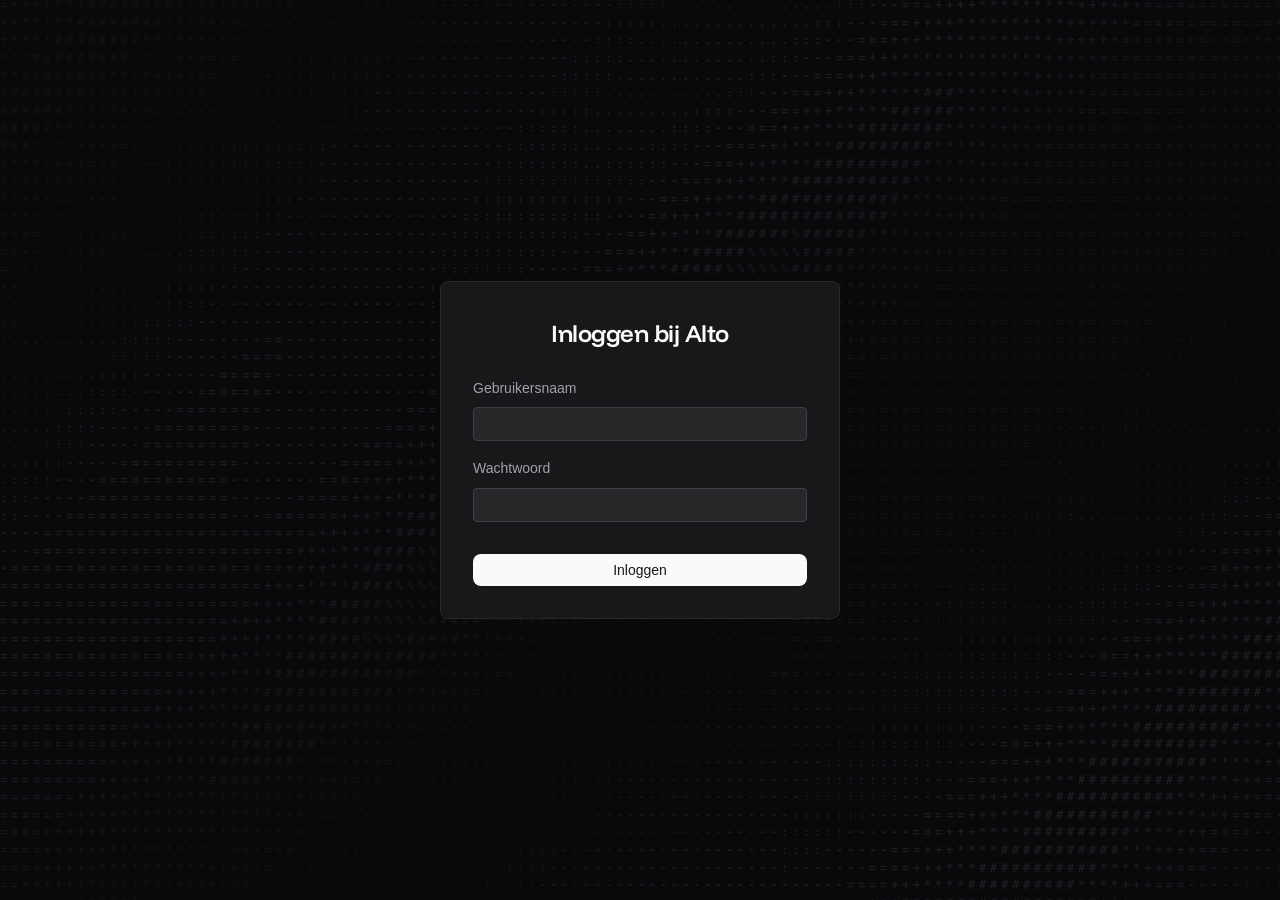
<file: index.html>
<!DOCTYPE html>
<html lang="en">
<head>
	<meta charset="UTF-8">
	<meta name="viewport" content="width=device-width, initial-scale=1.0">
	<title>Alto AI</title>
	<link rel="preconnect" href="https://fonts.googleapis.com">
	<link rel="preconnect" href="https://fonts.gstatic.com" crossorigin>
	<link href="https://fonts.googleapis.com/css2?family=Funnel+Display:wght@300;400;500;600;700;800&display=swap" rel="stylesheet">
	<link rel="stylesheet" href="styles.css">
    <script src="js/auth.js"></script>
</head>
<body class="index-page">
	<aside class="sidebar">
		<div class="sidebar-title">Alto AI</div>
		<nav class="sidebar-nav">
			<a href="index.html" class="nav-item active">Home</a>
			<a href="github.html" class="nav-item">GitHub</a>
			<a href="asana.html" class="nav-item">Asana</a>
			<a href="slack.html" class="nav-item">Slack</a>
			<a href="gitlab.html" class="nav-item">GitLab</a>
			<a href="linear.html" class="nav-item">Linear</a>
			<a href="trello.html" class="nav-item">Trello</a>
			<a href="notion.html" class="nav-item">Notion</a>
			<a href="discord.html" class="nav-item">Discord</a>
			<a href="design-system.html" class="nav-item">Design System</a>
            <a href="#" id="logoutButton" class="nav-item" style="margin-top: auto; color: #ef4444;">Uitloggen</a>
		</nav>
	</aside>

	<div class="main-wrapper">
		<header class="header">
			<div class="header-badge">Dashboard</div>
			<h1>Alto AI</h1>
			<p>Central place for your integrations and product documentation.</p>
		</header>

		<main class="container">
			<section class="section">
				<h2 class="section-title">Quick Start</h2>
				<p class="section-description">Open any integration page directly from here.</p>
				<div class="list-editor-item quick-start-links">
					<a href="github.html" class="btn btn-primary">Open GitHub Integration</a>
					<a href="asana.html" class="btn btn-outline">Open Asana Integration</a>
					<a href="slack.html" class="btn btn-outline">Open Slack Integration</a>
					<a href="gitlab.html" class="btn btn-outline">Open GitLab Integration</a>
					<a href="linear.html" class="btn btn-outline">Open Linear Integration</a>
					<a href="trello.html" class="btn btn-outline">Open Trello Integration</a>
					<a href="notion.html" class="btn btn-outline">Open Notion Integration</a>
					<a href="discord.html" class="btn btn-outline">Open Discord Integration</a>
					<a href="design-system.html" class="btn btn-outline">Open Design System</a>
				</div>
			</section>

			<section class="section">
				<h2 class="section-title">Integrations</h2>
				<p class="section-description">Use the sidebar to navigate to each integration configuration page.</p>
			</section>
		</main>
	</div>
    <script src="js/ascii-ground.js"></script>
    <script>
        document.addEventListener('DOMContentLoaded', () => {
            AsciiGround.init({
                mode: 'morph',
                density: 1.0,
                speed: 0.5,
                color: 'rgba(203,213,225,0.3)',
                chars: ' .:-=+*#%@',
                scale: 1.0,
            });
        });
    </script>
    <script type="module" src="js/tools.js"></script>
    <script src="js/logout.js"></script>
</body>
</html>
</file>
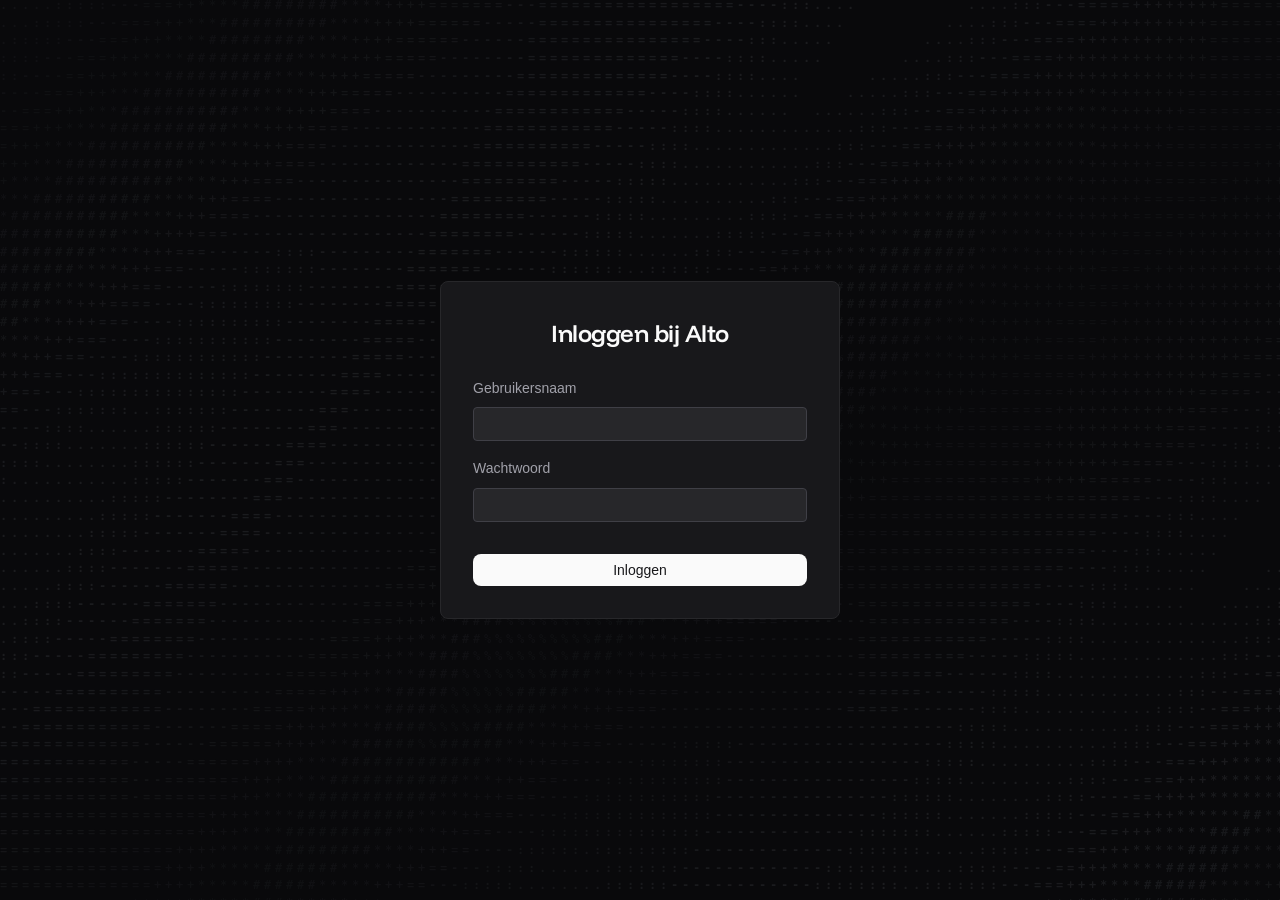
<file: asana.html>
<!DOCTYPE html>
<html lang="en">
<head>
  <meta charset="UTF-8">
  <meta name="viewport" content="width=device-width, initial-scale=1.0">
  <title>Asana Integration</title>
  <link rel="preconnect" href="https://fonts.googleapis.com">
  <link rel="preconnect" href="https://fonts.gstatic.com" crossorigin>
  <link href="https://fonts.googleapis.com/css2?family=Funnel+Display:wght@300;400;500;600;700;800&display=swap" rel="stylesheet">
  <link rel="stylesheet" href="styles.css">
  <script src="js/auth.js"></script>
</head>
<body>
    <!-- Sidebar Navigation -->
    <aside class="sidebar">
        <div class="sidebar-title">Integrations</div>
        <nav class="sidebar-nav">
            <a href="index.html" class="nav-item">Home</a>
            <a href="github.html" class="nav-item">GitHub</a>
            <a href="asana.html" class="nav-item active">Asana</a>
            <a href="slack.html" class="nav-item">Slack</a>
            <a href="gitlab.html" class="nav-item">GitLab</a>
            <a href="linear.html" class="nav-item">Linear</a>
            <a href="trello.html" class="nav-item">Trello</a>
            <a href="notion.html" class="nav-item">Notion</a>
            <a href="discord.html" class="nav-item">Discord</a>
            <a href="design-system.html" class="nav-item">Design System</a>
            <a href="#" id="logoutButton" class="nav-item" style="margin-top: auto; color: #ef4444;">Uitloggen</a>
        </nav>
    </aside>

    <!-- Main Content -->
    <div class="main-wrapper">
      <header class="header">
    <div class="header-badge badge-success">Active</div>
    <h1>Asana</h1>
    <p>Bekijk, maak en beheer taken en workspaces met Alto.</p>
  </header>
  <div class="container">
    <div class="mb-6 flex justify-between items-center" style="margin-bottom: 1.5rem; display: flex; justify-content: space-between; align-items: center;">
        <a href="index.html" class="btn btn-outline">&larr; Back to Tools</a>
        <button id="saveButton" class="btn btn-primary">Save Changes</button>
    </div>

    <div class="card">
        <div class="card-header">
            <h2 class="card-title">Asana Settings</h2>
            <p class="card-description">Configure the Asana integration settings.</p>
        </div>
        <div class="card-content">
            <div class="form-group">
                <label class="label">Allowed Workspaces (ID: asana.allowed_workspaces)</label>
                <textarea class="textarea" rows="3" placeholder="Enter workspace IDs or names, one per line"></textarea>
            </div>
            
             <div class="form-group">
                <label class="label">Default Assignee (ID: asana.default_assignee)</label>
                <input class="input" type="text" placeholder="Enter email or user ID">
            </div>
        </div>
    </div>
  </div>
    </div>
    
    <script type="module" src="js/asana.js"></script>
    <script src="js/logout.js"></script>
</body>
</html>
</file>
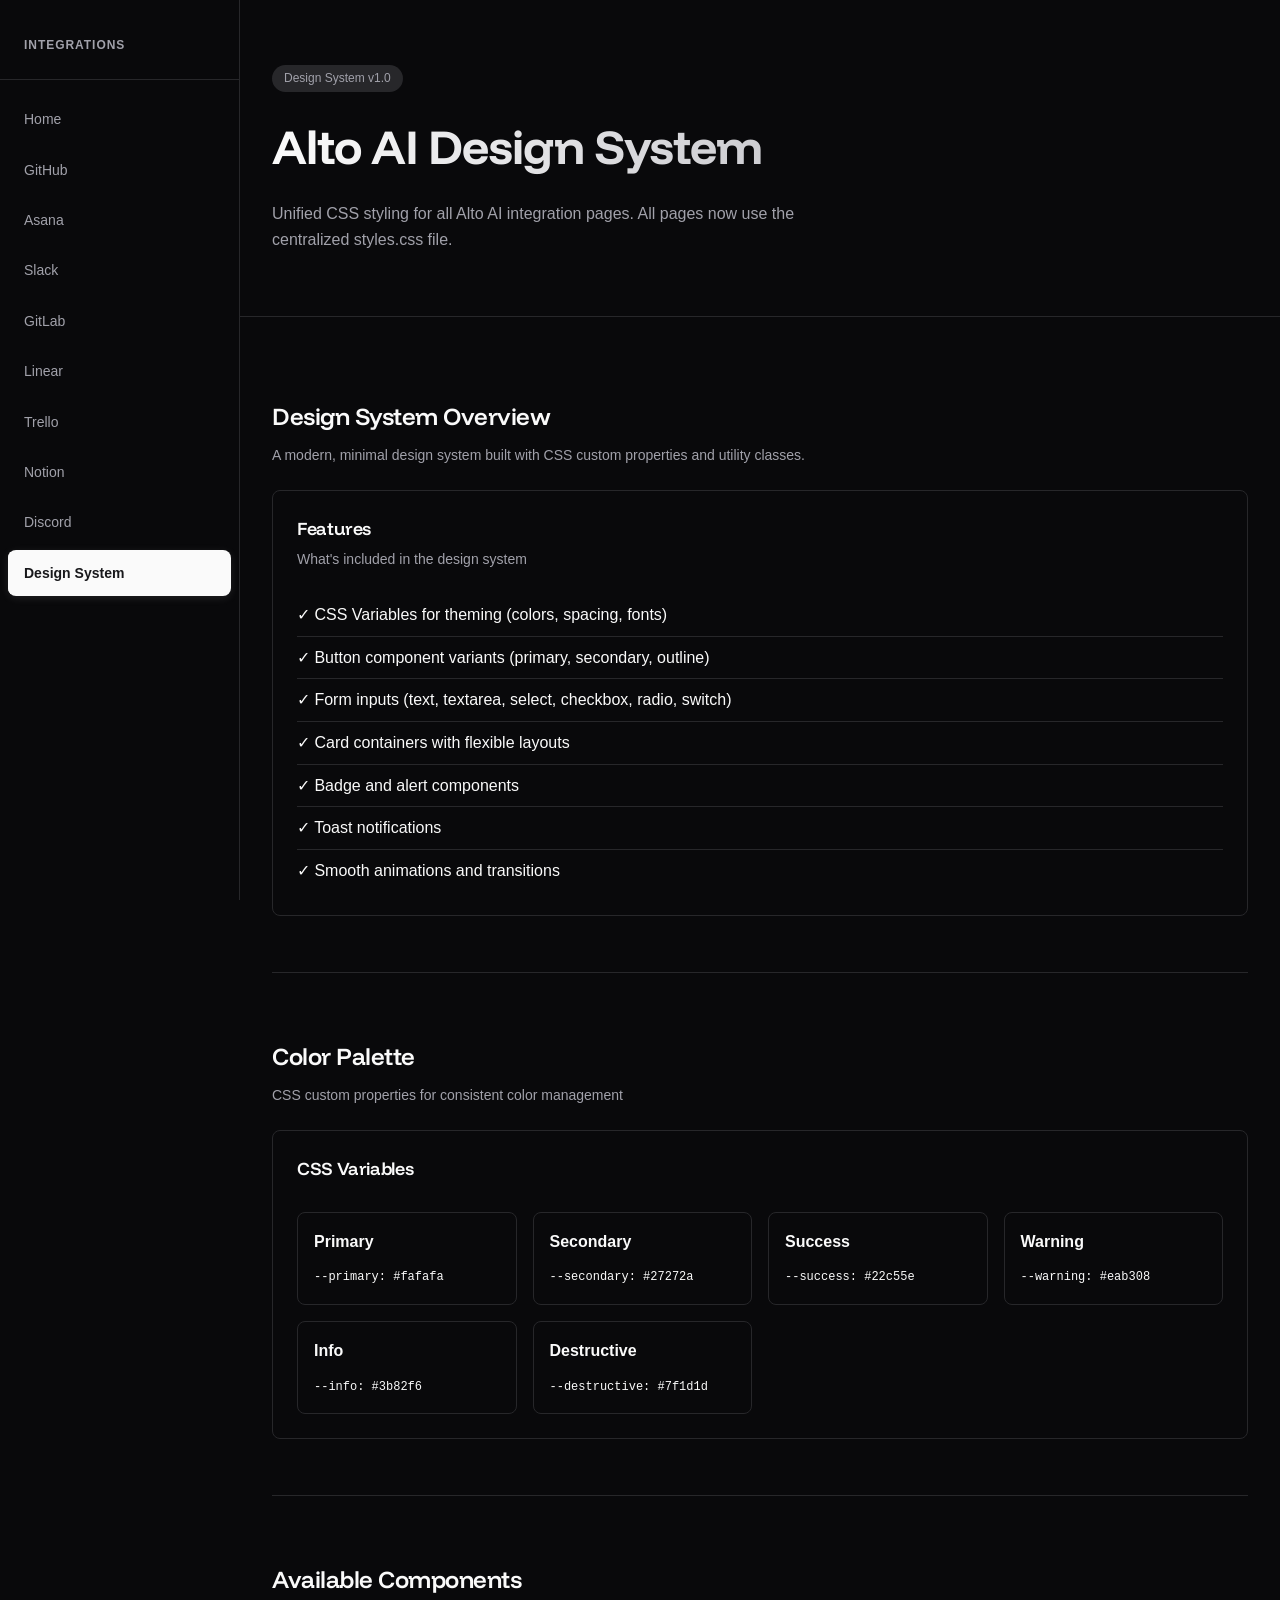
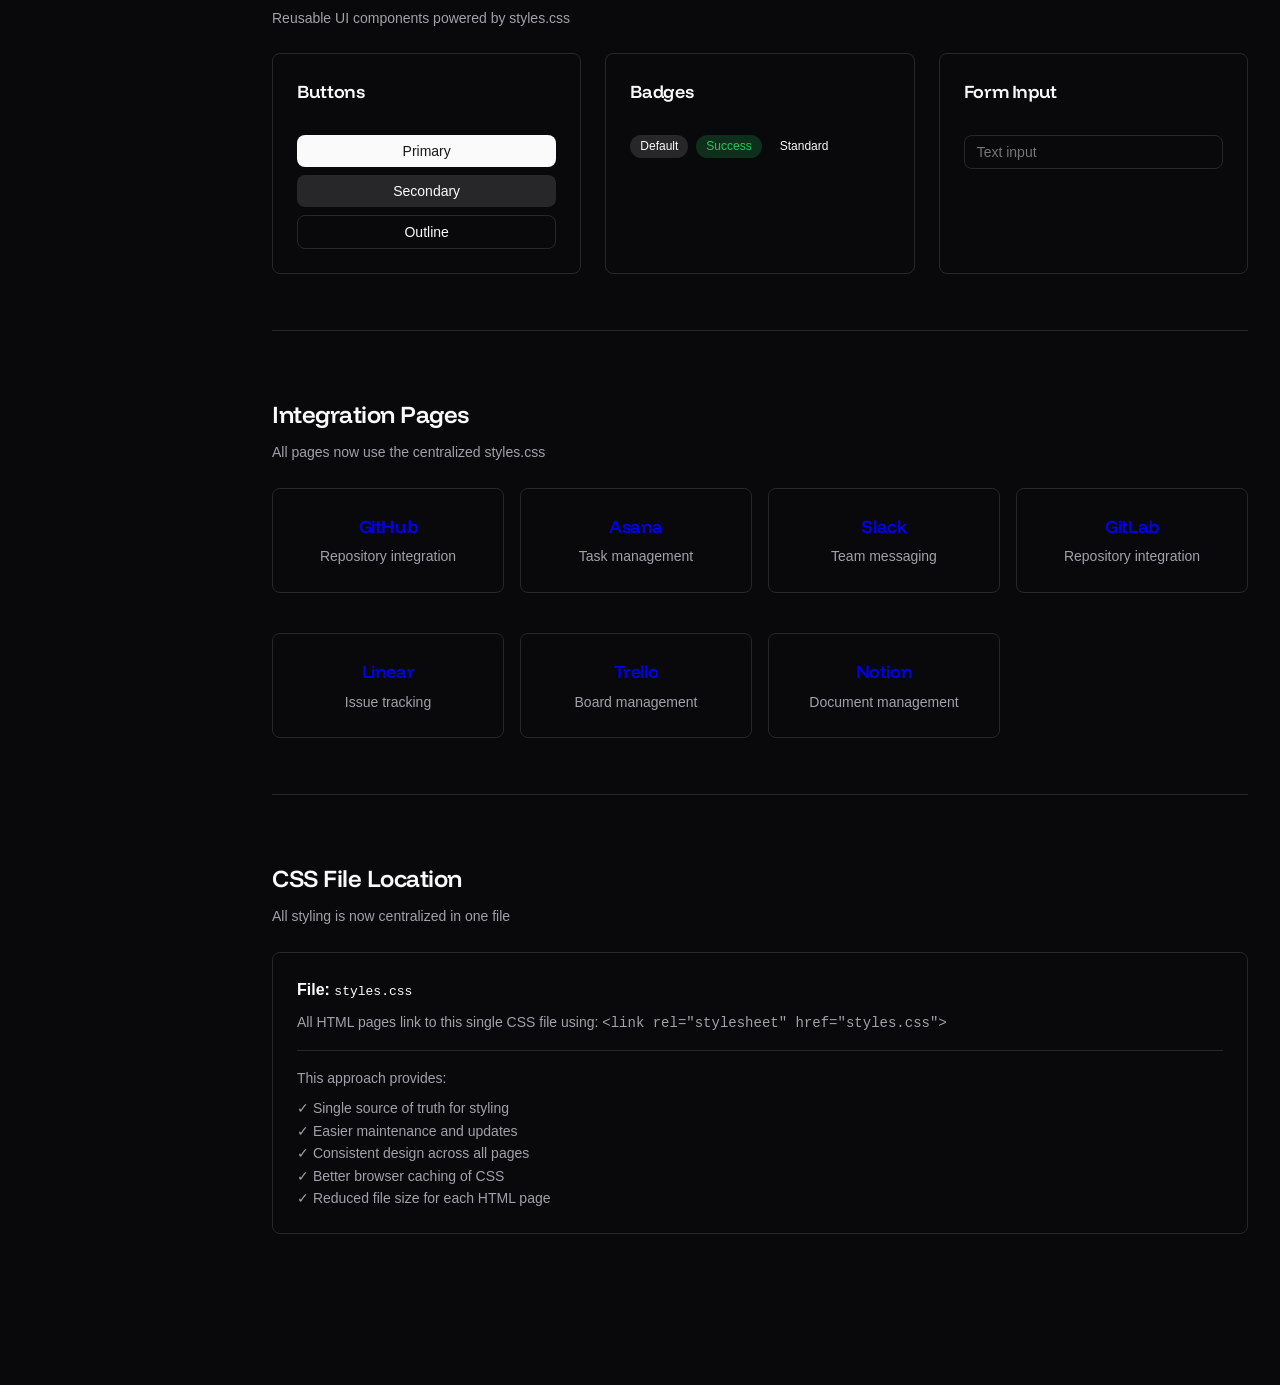
<file: design-system.html>
<!DOCTYPE html>
<html lang="en">
<head>
    <meta charset="UTF-8">
    <meta name="viewport" content="width=device-width, initial-scale=1.0">
    <title>Alto AI - Design System</title>
    <link rel="preconnect" href="https://fonts.googleapis.com">
    <link rel="preconnect" href="https://fonts.gstatic.com" crossorigin>
    <link href="https://fonts.googleapis.com/css2?family=Funnel+Display:wght@300;400;500;600;700;800&display=swap" rel="stylesheet">
    <link rel="stylesheet" href="styles.css">
</head>
<body>
    <!-- Sidebar Navigation -->
    <aside class="sidebar">
        <div class="sidebar-title">Integrations</div>
        <nav class="sidebar-nav">
            <a href="index.html" class="nav-item">Home</a>
            <a href="github.html" class="nav-item">GitHub</a>
            <a href="asana.html" class="nav-item">Asana</a>
            <a href="slack.html" class="nav-item">Slack</a>
            <a href="gitlab.html" class="nav-item">GitLab</a>
            <a href="linear.html" class="nav-item">Linear</a>
            <a href="trello.html" class="nav-item">Trello</a>
            <a href="notion.html" class="nav-item">Notion</a>
            <a href="discord.html" class="nav-item">Discord</a>
            <a href="design-system.html" class="nav-item active">Design System</a>
        </nav>
    </aside>

    <!-- Main Content -->
    <div class="main-wrapper">
        <!-- Header -->
        <header class="header">
            <span class="header-badge">Design System v1.0</span>
            <h1>Alto AI Design System</h1>
            <p>Unified CSS styling for all Alto AI integration pages. All pages now use the centralized styles.css file.</p>
        </header>

        <div class="container">
        <!-- Overview Section -->
        <section class="section">
            <h2 class="section-title">Design System Overview</h2>
            <p class="section-description">A modern, minimal design system built with CSS custom properties and utility classes.</p>
            
            <div class="card">
                <div class="card-header">
                    <h3 class="card-title">Features</h3>
                    <p class="card-description">What's included in the design system</p>
                </div>
                <div class="card-content">
                    <ul style="list-style: none; padding: 0;">
                        <li style="padding: 0.5rem 0; border-bottom: 1px solid var(--border);">✓ CSS Variables for theming (colors, spacing, fonts)</li>
                        <li style="padding: 0.5rem 0; border-bottom: 1px solid var(--border);">✓ Button component variants (primary, secondary, outline)</li>
                        <li style="padding: 0.5rem 0; border-bottom: 1px solid var(--border);">✓ Form inputs (text, textarea, select, checkbox, radio, switch)</li>
                        <li style="padding: 0.5rem 0; border-bottom: 1px solid var(--border);">✓ Card containers with flexible layouts</li>
                        <li style="padding: 0.5rem 0; border-bottom: 1px solid var(--border);">✓ Badge and alert components</li>
                        <li style="padding: 0.5rem 0; border-bottom: 1px solid var(--border);">✓ Toast notifications</li>
                        <li style="padding: 0.5rem 0;">✓ Smooth animations and transitions</li>
                    </ul>
                </div>
            </div>
        </section>

        <!-- Color Palette Section -->
        <section class="section">
            <h2 class="section-title">Color Palette</h2>
            <p class="section-description">CSS custom properties for consistent color management</p>
            
            <div class="card">
                <div class="card-header">
                    <h3 class="card-title">CSS Variables</h3>
                </div>
                <div class="card-content">
                    <div style="display: grid; grid-template-columns: repeat(auto-fill, minmax(200px, 1fr)); gap: 1rem;">
                        <div style="padding: 1rem; background: var(--background); border: 1px solid var(--border); border-radius: var(--radius);">
                            <div style="font-weight: 600; margin-bottom: 0.5rem;">Primary</div>
                            <code style="font-size: 0.75rem;">--primary: #fafafa</code>
                        </div>
                        <div style="padding: 1rem; background: var(--background); border: 1px solid var(--border); border-radius: var(--radius);">
                            <div style="font-weight: 600; margin-bottom: 0.5rem;">Secondary</div>
                            <code style="font-size: 0.75rem;">--secondary: #27272a</code>
                        </div>
                        <div style="padding: 1rem; background: var(--background); border: 1px solid var(--border); border-radius: var(--radius);">
                            <div style="font-weight: 600; margin-bottom: 0.5rem;">Success</div>
                            <code style="font-size: 0.75rem;">--success: #22c55e</code>
                        </div>
                        <div style="padding: 1rem; background: var(--background); border: 1px solid var(--border); border-radius: var(--radius);">
                            <div style="font-weight: 600; margin-bottom: 0.5rem;">Warning</div>
                            <code style="font-size: 0.75rem;">--warning: #eab308</code>
                        </div>
                        <div style="padding: 1rem; background: var(--background); border: 1px solid var(--border); border-radius: var(--radius);">
                            <div style="font-weight: 600; margin-bottom: 0.5rem;">Info</div>
                            <code style="font-size: 0.75rem;">--info: #3b82f6</code>
                        </div>
                        <div style="padding: 1rem; background: var(--background); border: 1px solid var(--border); border-radius: var(--radius);">
                            <div style="font-weight: 600; margin-bottom: 0.5rem;">Destructive</div>
                            <code style="font-size: 0.75rem;">--destructive: #7f1d1d</code>
                        </div>
                    </div>
                </div>
            </div>
        </section>

        <!-- Components Section -->
        <section class="section">
            <h2 class="section-title">Available Components</h2>
            <p class="section-description">Reusable UI components powered by styles.css</p>
            
            <div style="display: grid; grid-template-columns: repeat(auto-fill, minmax(250px, 1fr)); gap: 1.5rem;">
                <div class="card">
                    <div class="card-header">
                        <h3 class="card-title">Buttons</h3>
                    </div>
                    <div class="card-content">
                        <button class="btn btn-primary" style="width: 100%; margin-bottom: 0.5rem;">Primary</button>
                        <button class="btn btn-secondary" style="width: 100%; margin-bottom: 0.5rem;">Secondary</button>
                        <button class="btn btn-outline" style="width: 100%;">Outline</button>
                    </div>
                </div>

                <div class="card">
                    <div class="card-header">
                        <h3 class="card-title">Badges</h3>
                    </div>
                    <div class="card-content" style="display: flex; flex-wrap: wrap; gap: 0.5rem;">
                        <span class="badge badge-default">Default</span>
                        <span class="badge badge-success">Success</span>
                        <span class="badge">Standard</span>
                    </div>
                </div>

                <div class="card">
                    <div class="card-header">
                        <h3 class="card-title">Form Input</h3>
                    </div>
                    <div class="card-content">
                        <input type="text" class="input" placeholder="Text input" />
                    </div>
                </div>
            </div>
        </section>

        <!-- Integration Pages Section -->
        <section class="section">
            <h2 class="section-title">Integration Pages</h2>
            <p class="section-description">All pages now use the centralized styles.css</p>
            
            <div style="display: grid; grid-template-columns: repeat(auto-fill, minmax(200px, 1fr)); gap: 1rem;">
                <a href="github" class="card" style="text-decoration: none;">
                    <div class="card-content" style="text-align: center;">
                        <h3 class="card-title">GitHub</h3>
                        <p class="card-description">Repository integration</p>
                    </div>
                </a>
                <a href="asana" class="card" style="text-decoration: none;">
                    <div class="card-content" style="text-align: center;">
                        <h3 class="card-title">Asana</h3>
                        <p class="card-description">Task management</p>
                    </div>
                </a>
                <a href="slack" class="card" style="text-decoration: none;">
                    <div class="card-content" style="text-align: center;">
                        <h3 class="card-title">Slack</h3>
                        <p class="card-description">Team messaging</p>
                    </div>
                </a>
                <a href="gitlab" class="card" style="text-decoration: none;">
                    <div class="card-content" style="text-align: center;">
                        <h3 class="card-title">GitLab</h3>
                        <p class="card-description">Repository integration</p>
                    </div>
                </a>
                <a href="linear" class="card" style="text-decoration: none;">
                    <div class="card-content" style="text-align: center;">
                        <h3 class="card-title">Linear</h3>
                        <p class="card-description">Issue tracking</p>
                    </div>
                </a>
                <a href="trello" class="card" style="text-decoration: none;">
                    <div class="card-content" style="text-align: center;">
                        <h3 class="card-title">Trello</h3>
                        <p class="card-description">Board management</p>
                    </div>
                </a>
                <a href="notion" class="card" style="text-decoration: none;">
                    <div class="card-content" style="text-align: center;">
                        <h3 class="card-title">Notion</h3>
                        <p class="card-description">Document management</p>
                    </div>
                </a>
            </div>
        </section>

        <!-- Reference Section -->
        <section class="section">
            <h2 class="section-title">CSS File Location</h2>
            <p class="section-description">All styling is now centralized in one file</p>
            
            <div class="card">
                <div class="card-content">
                    <p><strong>File:</strong> <code>styles.css</code></p>
                    <p style="margin-top: 0.5rem; color: var(--muted-foreground); font-size: 0.875rem;">All HTML pages link to this single CSS file using: <code>&lt;link rel="stylesheet" href="styles.css"&gt;</code></p>
                    <p style="margin-top: 1rem; padding-top: 1rem; border-top: 1px solid var(--border); color: var(--muted-foreground); font-size: 0.875rem;">This approach provides:</p>
                    <ul style="list-style: none; padding: 0; margin-top: 0.5rem; color: var(--muted-foreground); font-size: 0.875rem;">
                        <li>✓ Single source of truth for styling</li>
                        <li>✓ Easier maintenance and updates</li>
                        <li>✓ Consistent design across all pages</li>
                        <li>✓ Better browser caching of CSS</li>
                        <li>✓ Reduced file size for each HTML page</li>
                    </ul>
                </div>
            </div>
        </section>
    </div>
    </div>
</body>
</html>
</file>
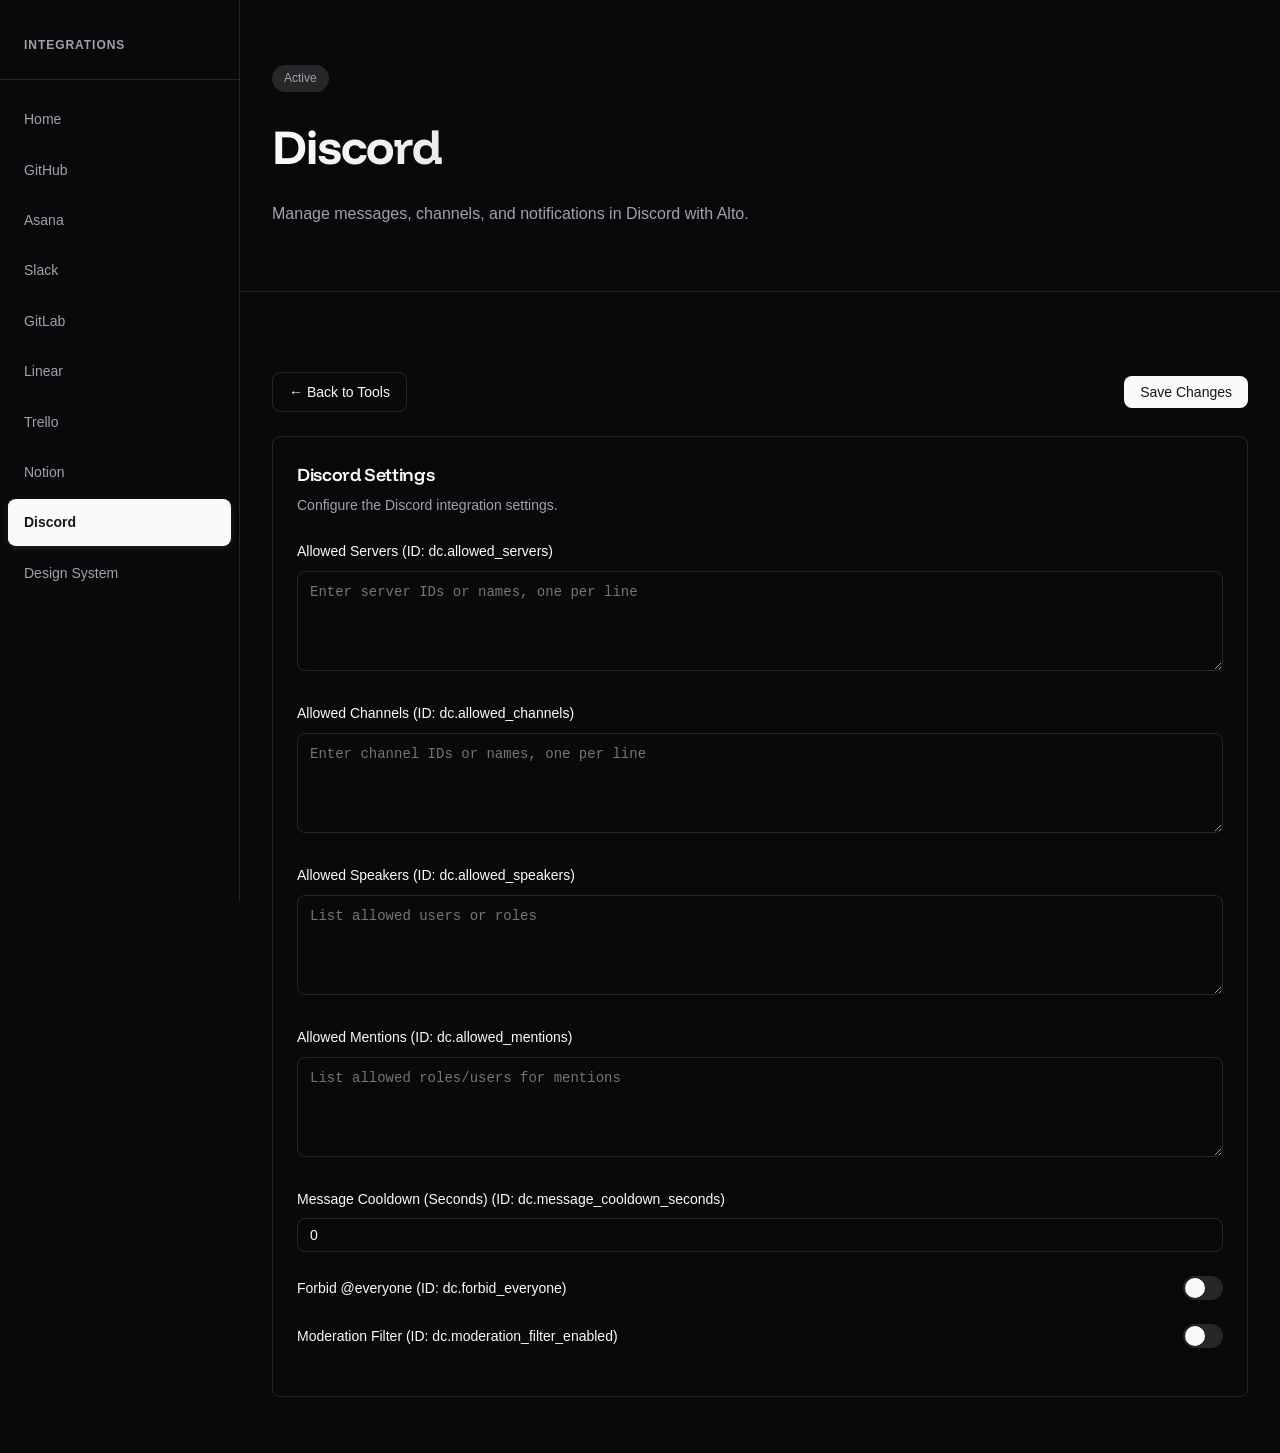
<file: discord.html>
<!DOCTYPE html>
<html lang="en">
<head>
    <meta charset="UTF-8">
    <meta name="viewport" content="width=device-width, initial-scale=1.0">
    <title>Alto AI - Discord Integration</title>
    <link rel="preconnect" href="https://fonts.googleapis.com">
    <link rel="preconnect" href="https://fonts.gstatic.com" crossorigin>
    <link href="https://fonts.googleapis.com/css2?family=Funnel+Display:wght@300;400;500;600;700;800&display=swap" rel="stylesheet">
    <link rel="stylesheet" href="styles.css">
</head>
<body>
    <!-- Sidebar Navigation -->
    <aside class="sidebar">
        <div class="sidebar-title">Integrations</div>
        <nav class="sidebar-nav">
            <a href="index.html" class="nav-item">Home</a>
            <a href="github.html" class="nav-item">GitHub</a>
            <a href="asana.html" class="nav-item">Asana</a>
            <a href="slack.html" class="nav-item">Slack</a>
            <a href="gitlab.html" class="nav-item">GitLab</a>
            <a href="linear.html" class="nav-item">Linear</a>
            <a href="trello.html" class="nav-item">Trello</a>
            <a href="notion.html" class="nav-item">Notion</a>
            <a href="discord.html" class="nav-item active">Discord</a>
            <a href="design-system.html" class="nav-item">Design System</a>
        </nav>
    </aside>

    <!-- Main Content -->
    <div class="main-wrapper">
        <!-- Header -->
        <header class="header">
            <div class="header-badge" id="activeBadge">Active</div>
            <h1>Discord</h1>
            <p>Manage messages, channels, and notifications in Discord with Alto.</p>
        </header>

        <div class="container">
            <div class="mb-6 flex justify-between items-center" style="margin-bottom: 1.5rem; display: flex; justify-content: space-between; align-items: center;">
                <a href="index" class="btn btn-outline">&larr; Back to Tools</a>
                <button id="saveButton" class="btn btn-primary" onclick="alert('Settings saved!')">Save Changes</button>
            </div>

            <div class="card">
                <div class="card-header">
                    <h2 class="card-title">Discord Settings</h2>
                    <p class="card-description">Configure the Discord integration settings.</p>
                </div>
                <div class="card-content">
                    <div class="form-group">
                        <label class="label">Allowed Servers (ID: dc.allowed_servers)</label>
                        <textarea class="textarea" rows="3" placeholder="Enter server IDs or names, one per line"></textarea>
                    </div>
                    <div class="form-group">
                        <label class="label">Allowed Channels (ID: dc.allowed_channels)</label>
                        <textarea class="textarea" rows="3" placeholder="Enter channel IDs or names, one per line"></textarea>
                    </div>
                    <div class="form-group">
                        <label class="label">Allowed Speakers (ID: dc.allowed_speakers)</label>
                        <textarea class="textarea" rows="2" placeholder="List allowed users or roles"></textarea>
                    </div>
                    <div class="form-group">
                        <label class="label">Allowed Mentions (ID: dc.allowed_mentions)</label>
                        <textarea class="textarea" rows="2" placeholder="List allowed roles/users for mentions"></textarea>
                    </div>
                    
                    <div class="form-group">
                        <label class="label">Message Cooldown (Seconds) (ID: dc.message_cooldown_seconds)</label>
                        <input class="input" type="number" value="0">
                    </div>

                    <div class="form-group" style="display: flex; justify-content: space-between; align-items: center;">
                        <div>
                            <span class="label" style="margin-bottom: 0;">Forbid @everyone (ID: dc.forbid_everyone)</span>
                        </div>
                        <label class="switch">
                            <input type="checkbox">
                            <span class="switch-slider"></span>
                        </label>
                    </div>
                    
                    <div class="form-group" style="display: flex; justify-content: space-between; align-items: center; margin-top: 1rem;">
                        <div>
                            <span class="label" style="margin-bottom: 0;">Moderation Filter (ID: dc.moderation_filter_enabled)</span>
                        </div>
                        <label class="switch">
                            <input type="checkbox">
                            <span class="switch-slider"></span>
                        </label>
                    </div>
                </div>
            </div>
        </div>
    </div>
</body>
</html>
</file>
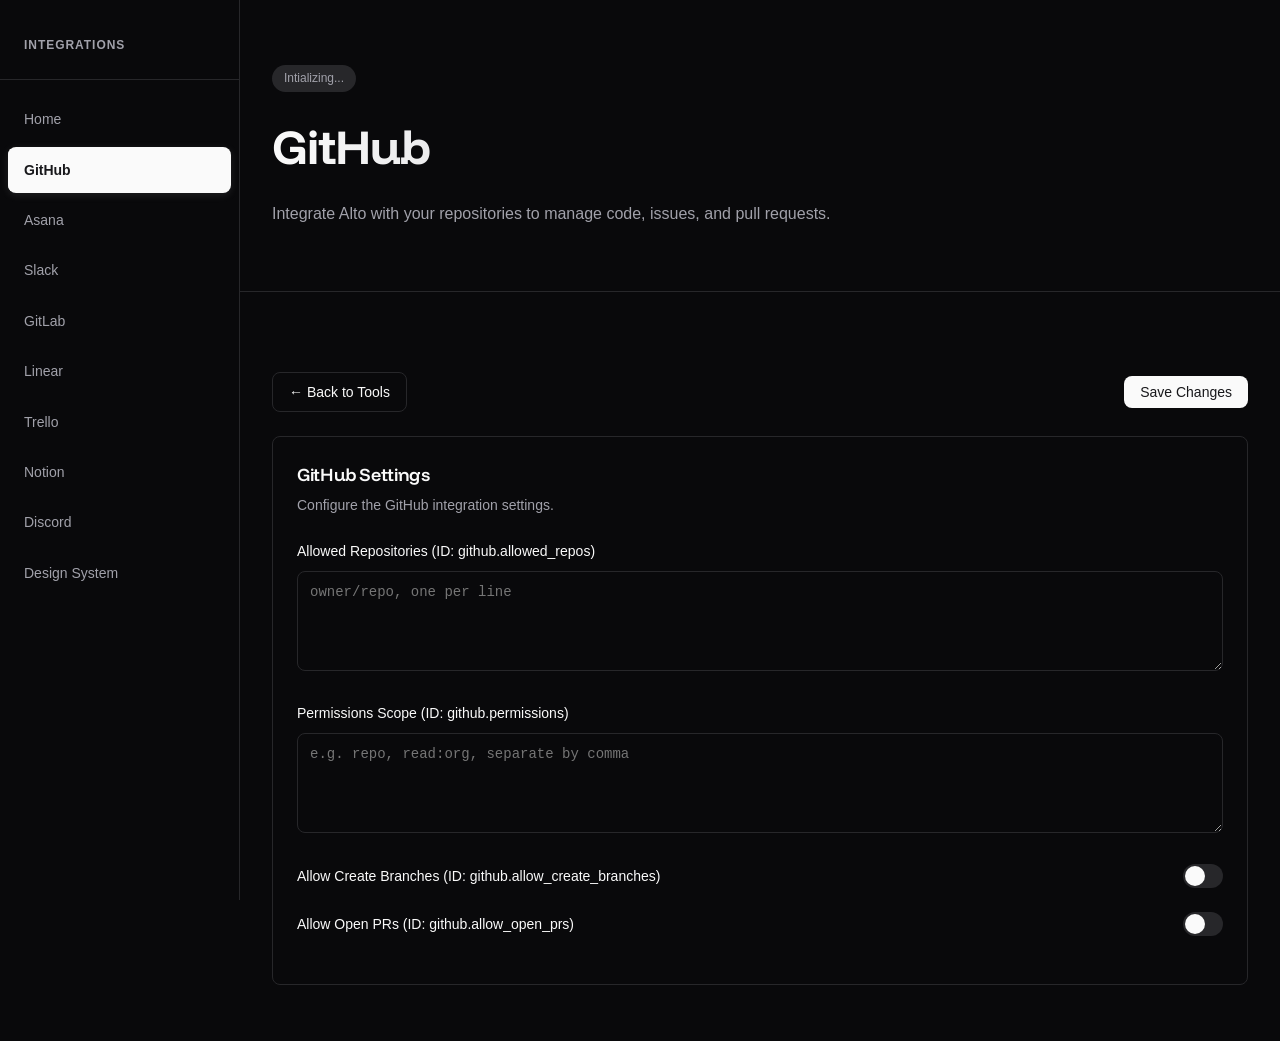
<file: github.html>
<!DOCTYPE html>
<html lang="en">
<head>
    <meta charset="UTF-8">
    <meta name="viewport" content="width=device-width, initial-scale=1.0">
    <title>Alto AI - GitHub Integration</title>
    <link rel="preconnect" href="https://fonts.googleapis.com">
    <link rel="preconnect" href="https://fonts.gstatic.com" crossorigin>
    <link href="https://fonts.googleapis.com/css2?family=Funnel+Display:wght@300;400;500;600;700;800&display=swap" rel="stylesheet">
    <link rel="stylesheet" href="styles.css">
</head>
<body>
    <!-- Sidebar Navigation -->
    <aside class="sidebar">
        <div class="sidebar-title">Integrations</div>
        <nav class="sidebar-nav">
            <a href="index.html" class="nav-item">Home</a>
            <a href="github.html" class="nav-item active">GitHub</a>
            <a href="asana.html" class="nav-item">Asana</a>
            <a href="slack.html" class="nav-item">Slack</a>
            <a href="gitlab.html" class="nav-item">GitLab</a>
            <a href="linear.html" class="nav-item">Linear</a>
            <a href="trello.html" class="nav-item">Trello</a>
            <a href="notion.html" class="nav-item">Notion</a>
            <a href="discord.html" class="nav-item">Discord</a>
            <a href="design-system.html" class="nav-item">Design System</a>
        </nav>
    </aside>

    <!-- Main Content -->
    <div class="main-wrapper">
        <!-- Header -->
        <header class="header">
        <div class="header-badge" id="activeBadge">Intializing...</div>
        <h1>GitHub</h1>
        <p>Integrate Alto with your repositories to manage code, issues, and pull requests.</p>
    </header>

    <div class="container">
        <div class="mb-6 flex justify-between items-center" style="margin-bottom: 1.5rem; display: flex; justify-content: space-between; align-items: center;">
            <a href="index" class="btn btn-outline">&larr; Back to Tools</a>
            <button id="saveButton" class="btn btn-primary" onclick="alert('Settings saved!')">Save Changes</button>
        </div>

        <div class="card">
            <div class="card-header">
                <h2 class="card-title">GitHub Settings</h2>
                <p class="card-description">Configure the GitHub integration settings.</p>
            </div>
            <div class="card-content">
                <div class="form-group">
                    <label class="label">Allowed Repositories (ID: github.allowed_repos)</label>
                    <textarea class="textarea" rows="4" placeholder="owner/repo, one per line"></textarea>
                </div>
                
                 <div class="form-group">
                    <label class="label">Permissions Scope (ID: github.permissions)</label>
                    <textarea class="textarea" rows="2" placeholder="e.g. repo, read:org, separate by comma"></textarea>
                </div>

                <div class="form-group" style="display: flex; justify-content: space-between; align-items: center; margin-top: 1rem;">
                    <div>
                         <span class="label" style="margin-bottom: 0;">Allow Create Branches (ID: github.allow_create_branches)</span>
                    </div>
                    <label class="switch">
                        <input type="checkbox">
                        <span class="switch-slider"></span>
                    </label>
                </div>

                <div class="form-group" style="display: flex; justify-content: space-between; align-items: center; margin-top: 1rem;">
                    <div>
                         <span class="label" style="margin-bottom: 0;">Allow Open PRs (ID: github.allow_open_prs)</span>
                    </div>
                    <label class="switch">
                        <input type="checkbox">
                        <span class="switch-slider"></span>
                    </label>
                </div>
            </div>
        </div>
    </div>


    </div>
</body>
</html>
</file>
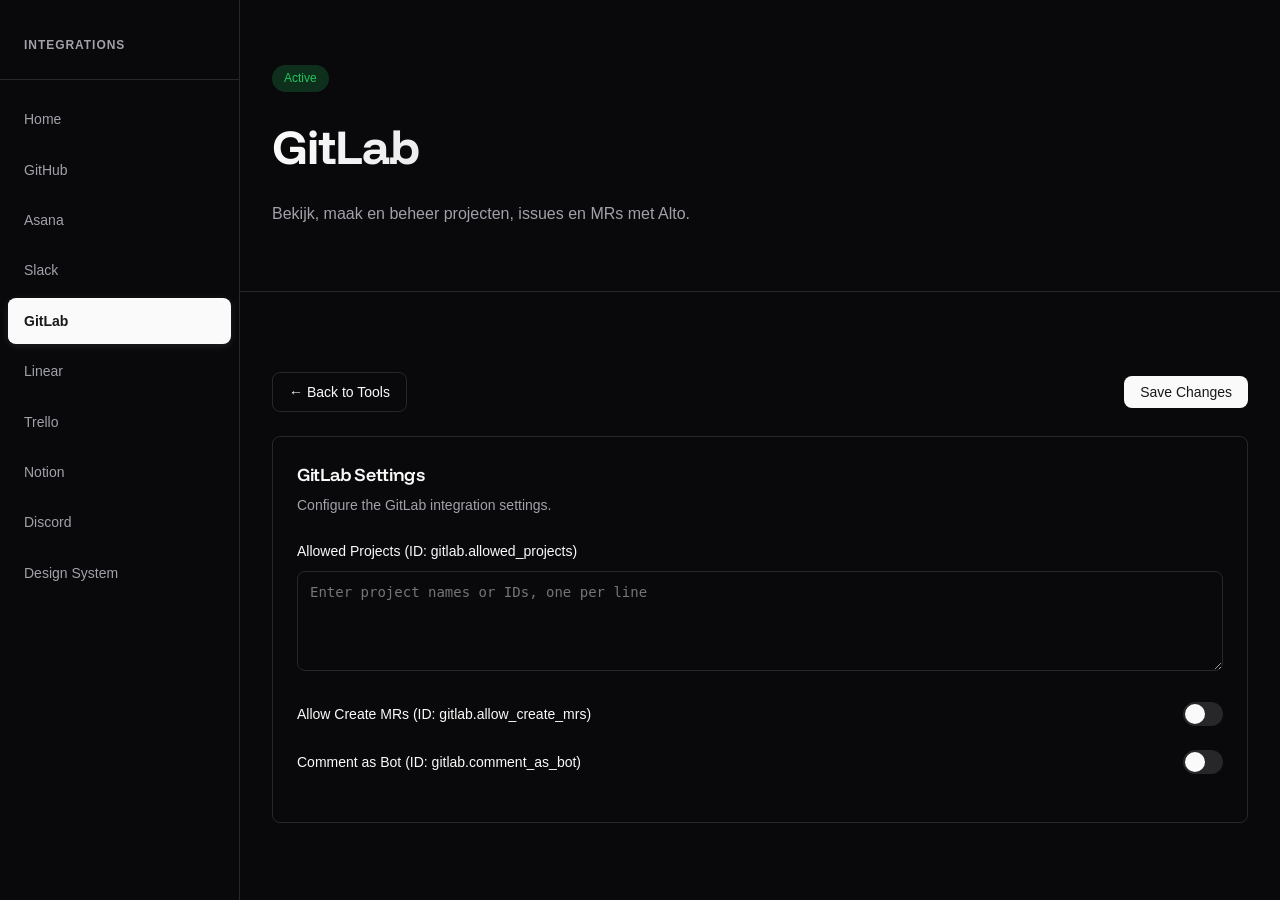
<file: gitlab.html>
<!DOCTYPE html>
<html lang="en">
<head>
  <meta charset="UTF-8">
  <meta name="viewport" content="width=device-width, initial-scale=1.0">
  <title>GitLab Integration</title>
  <link rel="preconnect" href="https://fonts.googleapis.com">
  <link rel="preconnect" href="https://fonts.gstatic.com" crossorigin>
  <link href="https://fonts.googleapis.com/css2?family=Funnel+Display:wght@300;400;500;600;700;800&display=swap" rel="stylesheet">
  <link rel="stylesheet" href="styles.css">
</head>
<body>
    <!-- Sidebar Navigation -->
    <aside class="sidebar">
        <div class="sidebar-title">Integrations</div>
        <nav class="sidebar-nav">
            <a href="index.html" class="nav-item">Home</a>
            <a href="github.html" class="nav-item">GitHub</a>
            <a href="asana.html" class="nav-item">Asana</a>
            <a href="slack.html" class="nav-item">Slack</a>
            <a href="gitlab.html" class="nav-item active">GitLab</a>
            <a href="linear.html" class="nav-item">Linear</a>
            <a href="trello.html" class="nav-item">Trello</a>
            <a href="notion.html" class="nav-item">Notion</a>
            <a href="discord.html" class="nav-item">Discord</a>
            <a href="design-system.html" class="nav-item">Design System</a>
        </nav>
    </aside>

    <!-- Main Content -->
    <div class="main-wrapper">
      <header class="header">
    <div class="header-badge badge-success">Active</div>
    <h1>GitLab</h1>
    <p>Bekijk, maak en beheer projecten, issues en MRs met Alto.</p>
  </header>
  <div class="container">
    <div class="mb-6 flex justify-between items-center" style="margin-bottom: 1.5rem; display: flex; justify-content: space-between; align-items: center;">
        <a href="index" class="btn btn-outline">&larr; Back to Tools</a>
        <button id="saveButton" class="btn btn-primary" onclick="alert('Settings saved!')">Save Changes</button>
    </div>

    <div class="card">
        <div class="card-header">
            <h2 class="card-title">GitLab Settings</h2>
            <p class="card-description">Configure the GitLab integration settings.</p>
        </div>
        <div class="card-content">
            <div class="form-group">
                <label class="label">Allowed Projects (ID: gitlab.allowed_projects)</label>
                <textarea class="textarea" rows="4" placeholder="Enter project names or IDs, one per line"></textarea>
            </div>
            
            <div class="form-group" style="display: flex; justify-content: space-between; align-items: center; margin-top: 1rem;">
                <div>
                     <span class="label" style="margin-bottom: 0;">Allow Create MRs (ID: gitlab.allow_create_mrs)</span>
                </div>
                <label class="switch">
                    <input type="checkbox">
                    <span class="switch-slider"></span>
                </label>
            </div>

            <div class="form-group" style="display: flex; justify-content: space-between; align-items: center; margin-top: 1rem;">
                <div>
                     <span class="label" style="margin-bottom: 0;">Comment as Bot (ID: gitlab.comment_as_bot)</span>
                </div>
                <label class="switch">
                    <input type="checkbox">
                    <span class="switch-slider"></span>
                </label>
            </div>
        </div>
    </div>
  </div>
    </div>
</body>
</html>
</file>
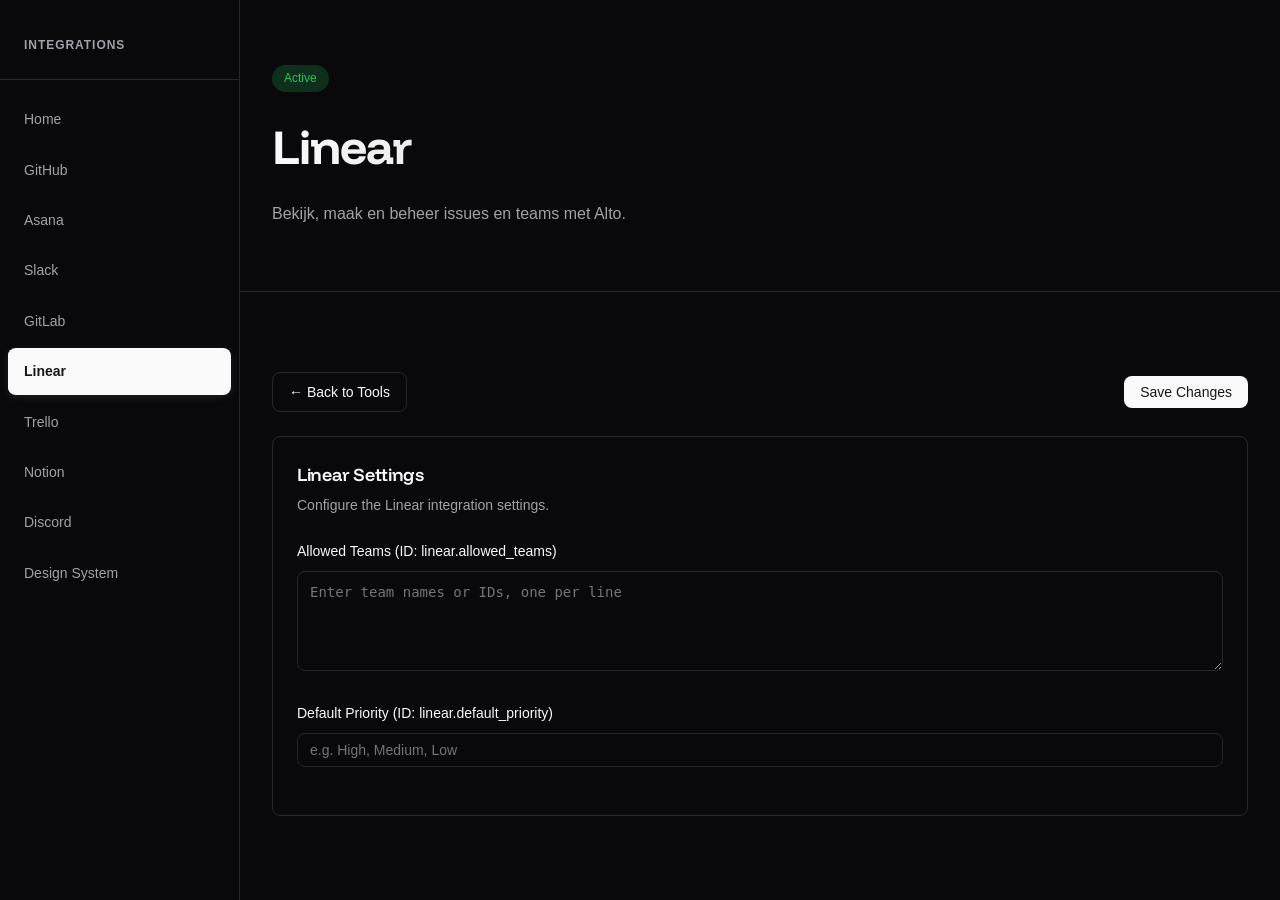
<file: linear.html>
<!DOCTYPE html>
<html lang="en">
<head>
  <meta charset="UTF-8">
  <meta name="viewport" content="width=device-width, initial-scale=1.0">
  <title>Linear Integration</title>
  <link rel="preconnect" href="https://fonts.googleapis.com">
  <link rel="preconnect" href="https://fonts.gstatic.com" crossorigin>
  <link href="https://fonts.googleapis.com/css2?family=Funnel+Display:wght@300;400;500;600;700;800&display=swap" rel="stylesheet">
  <link rel="stylesheet" href="styles.css">
</head>
<body>
    <!-- Sidebar Navigation -->
    <aside class="sidebar">
        <div class="sidebar-title">Integrations</div>
        <nav class="sidebar-nav">
            <a href="index.html" class="nav-item">Home</a>
            <a href="github.html" class="nav-item">GitHub</a>
            <a href="asana.html" class="nav-item">Asana</a>
            <a href="slack.html" class="nav-item">Slack</a>
            <a href="gitlab.html" class="nav-item">GitLab</a>
            <a href="linear.html" class="nav-item active">Linear</a>
            <a href="trello.html" class="nav-item">Trello</a>
            <a href="notion.html" class="nav-item">Notion</a>
            <a href="discord.html" class="nav-item">Discord</a>
            <a href="design-system.html" class="nav-item">Design System</a>
        </nav>
    </aside>

    <!-- Main Content -->
    <div class="main-wrapper">
      <header class="header">
    <div class="header-badge badge-success">Active</div>
    <h1>Linear</h1>
    <p>Bekijk, maak en beheer issues en teams met Alto.</p>
  </header>
  <div class="container">
    <div class="mb-6 flex justify-between items-center" style="margin-bottom: 1.5rem; display: flex; justify-content: space-between; align-items: center;">
        <a href="index" class="btn btn-outline">&larr; Back to Tools</a>
        <button id="saveButton" class="btn btn-primary" onclick="alert('Settings saved!')">Save Changes</button>
    </div>

    <div class="card">
        <div class="card-header">
            <h2 class="card-title">Linear Settings</h2>
            <p class="card-description">Configure the Linear integration settings.</p>
        </div>
        <div class="card-content">
            <div class="form-group">
                <label class="label">Allowed Teams (ID: linear.allowed_teams)</label>
                <textarea class="textarea" rows="3" placeholder="Enter team names or IDs, one per line"></textarea>
            </div>
            
             <div class="form-group">
                <label class="label">Default Priority (ID: linear.default_priority)</label>
                <input class="input" type="text" placeholder="e.g. High, Medium, Low">
            </div>
        </div>
    </div>
  </div>
    </div>
</body>
</html>
</file>
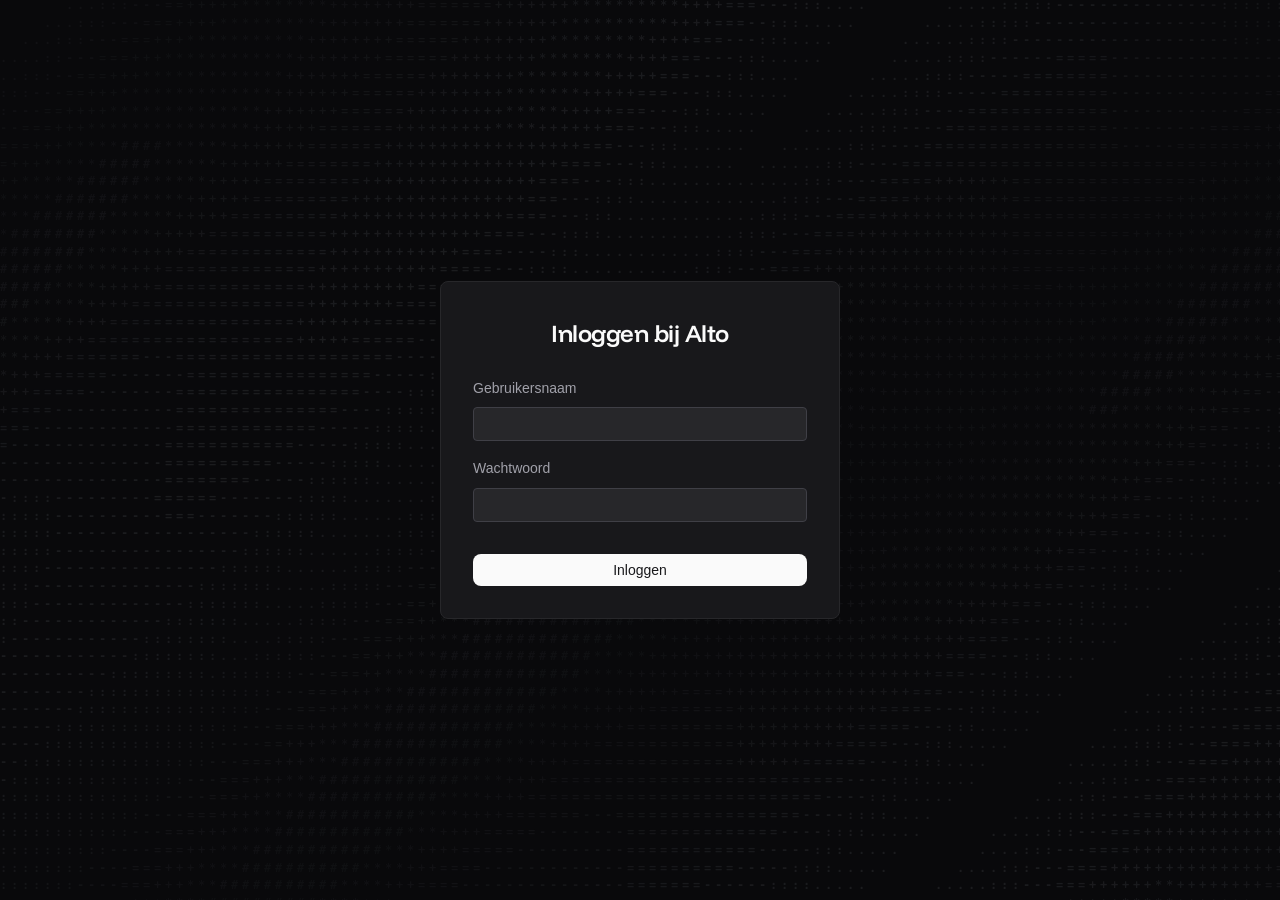
<file: login.html>
<!DOCTYPE html>
<html lang="en">
<head>
    <meta charset="UTF-8">
    <meta name="viewport" content="width=device-width, initial-scale=1.0">
    <title>Login - Alto AI</title>
    <link rel="preconnect" href="https://fonts.googleapis.com">
    <link rel="preconnect" href="https://fonts.gstatic.com" crossorigin>
    <link href="https://fonts.googleapis.com/css2?family=Funnel+Display:wght@300;400;500;600;700;800&display=swap" rel="stylesheet">
    <link rel="stylesheet" href="styles.css">
    <style>
        body {
            display: flex;
            align-items: center;
            justify-content: center;
            min-height: 100vh;
            background-color: #09090b;
        }
        .login-card {
            position: relative;
            z-index: 1;
            width: 100%;
            max-width: 400px;
            padding: 2rem;
            background: #18181b;
            border: 1px solid #27272a;
            border-radius: 0.5rem;
        }
        .login-title {
            font-family: 'Funnel Display', sans-serif;
            font-size: 1.5rem;
            font-weight: 600;
            color: #fafafa;
            margin-bottom: 1.5rem;
            text-align: center;
        }
        .form-group {
            margin-bottom: 1rem;
        }
        .label {
            display: block;
            margin-bottom: 0.5rem;
            font-size: 0.875rem;
            color: #a1a1aa;
        }
        .input {
            width: 100%;
            padding: 0.5rem;
            background: #27272a;
            border: 1px solid #3f3f46;
            color: #fafafa;
            border-radius: 0.25rem;
        }
        .input:focus {
            outline: none;
            border-color: #fafafa;
        }
        .btn-full {
            width: 100%;
            margin-top: 1rem;
        }
        .error-message {
            color: #ef4444;
            font-size: 0.875rem;
            margin-top: 0.5rem;
            text-align: center;
            display: none;
        }
    </style>
</head>
<body>
    <div class="login-card">
        <h1 class="login-title">Inloggen bij Alto</h1>
        <form id="loginForm">
            <div class="form-group">
                <label for="username" class="label">Gebruikersnaam</label>
                <input type="text" id="username" class="input" required>
            </div>
            <div class="form-group">
                <label for="password" class="label">Wachtwoord</label>
                <input type="password" id="password" class="input" required>
            </div>
            <div id="errorMessage" class="error-message"></div>
            <button type="submit" class="btn btn-primary btn-full" id="loginButton">Inloggen</button>
        </form>
    </div>
    <script src="js/ascii-ground.js"></script>
    <script>
        document.addEventListener('DOMContentLoaded', () => {
            AsciiGround.init({
                mode: 'morph',
                density: 1.1,
                speed: 0.3,
                color: 'rgba(203,213,225,0.24)',
                chars: ' .:-=+*#%@',
            });
        });
    </script>
    <script type="module" src="js/login.js"></script>
</body>
</html>
</file>
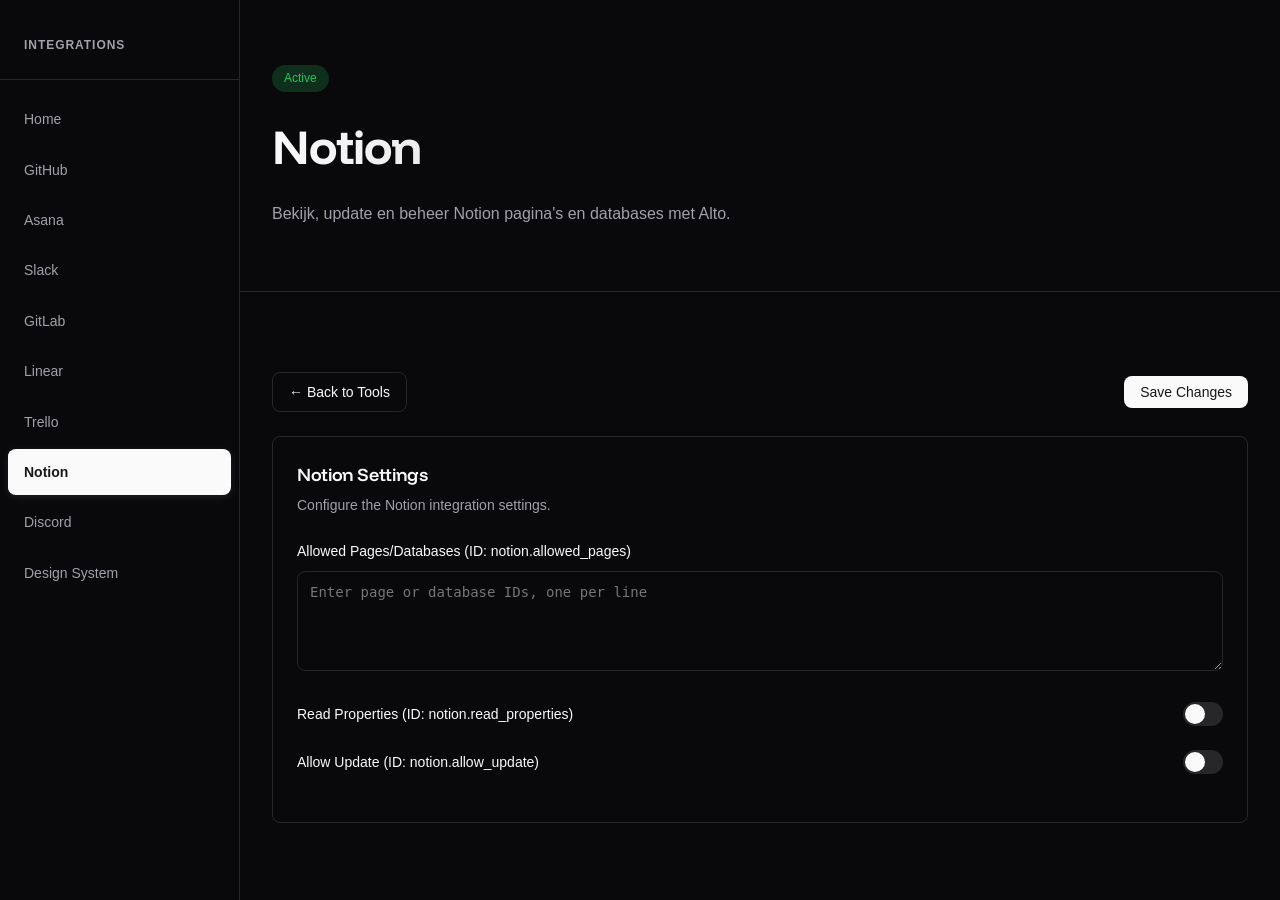
<file: notion.html>
<!DOCTYPE html>
<html lang="en">
<head>
  <meta charset="UTF-8">
  <meta name="viewport" content="width=device-width, initial-scale=1.0">
  <title>Notion Integration</title>
  <link rel="preconnect" href="https://fonts.googleapis.com">
  <link rel="preconnect" href="https://fonts.gstatic.com" crossorigin>
  <link href="https://fonts.googleapis.com/css2?family=Funnel+Display:wght@300;400;500;600;700;800&display=swap" rel="stylesheet">
  <link rel="stylesheet" href="styles.css">
</head>
<body>
    <!-- Sidebar Navigation -->
    <aside class="sidebar">
        <div class="sidebar-title">Integrations</div>
        <nav class="sidebar-nav">
            <a href="index.html" class="nav-item">Home</a>
            <a href="github.html" class="nav-item">GitHub</a>
            <a href="asana.html" class="nav-item">Asana</a>
            <a href="slack.html" class="nav-item">Slack</a>
            <a href="gitlab.html" class="nav-item">GitLab</a>
            <a href="linear.html" class="nav-item">Linear</a>
            <a href="trello.html" class="nav-item">Trello</a>
            <a href="notion.html" class="nav-item active">Notion</a>
            <a href="discord.html" class="nav-item">Discord</a>
            <a href="design-system.html" class="nav-item">Design System</a>
        </nav>
    </aside>

    <!-- Main Content -->
    <div class="main-wrapper">
      <header class="header">
    <div class="header-badge badge-success">Active</div>
    <h1>Notion</h1>
    <p>Bekijk, update en beheer Notion pagina's en databases met Alto.</p>
  </header>
  <div class="container">
    <div class="mb-6 flex justify-between items-center" style="margin-bottom: 1.5rem; display: flex; justify-content: space-between; align-items: center;">
        <a href="index" class="btn btn-outline">&larr; Back to Tools</a>
        <button id="saveButton" class="btn btn-primary" onclick="alert('Settings saved!')">Save Changes</button>
    </div>

    <div class="card">
        <div class="card-header">
            <h2 class="card-title">Notion Settings</h2>
            <p class="card-description">Configure the Notion integration settings.</p>
        </div>
        <div class="card-content">
            <div class="form-group">
                <label class="label">Allowed Pages/Databases (ID: notion.allowed_pages)</label>
                <textarea class="textarea" rows="4" placeholder="Enter page or database IDs, one per line"></textarea>
            </div>
            
            <div class="form-group" style="display: flex; justify-content: space-between; align-items: center; margin-top: 1rem;">
                <div>
                     <span class="label" style="margin-bottom: 0;">Read Properties (ID: notion.read_properties)</span>
                </div>
                <label class="switch">
                    <input type="checkbox">
                    <span class="switch-slider"></span>
                </label>
            </div>

            <div class="form-group" style="display: flex; justify-content: space-between; align-items: center; margin-top: 1rem;">
                <div>
                     <span class="label" style="margin-bottom: 0;">Allow Update (ID: notion.allow_update)</span>
                </div>
                <label class="switch">
                    <input type="checkbox">
                    <span class="switch-slider"></span>
                </label>
            </div>
        </div>
    </div>
  </div>
    </div>
</body>
</html>
</file>
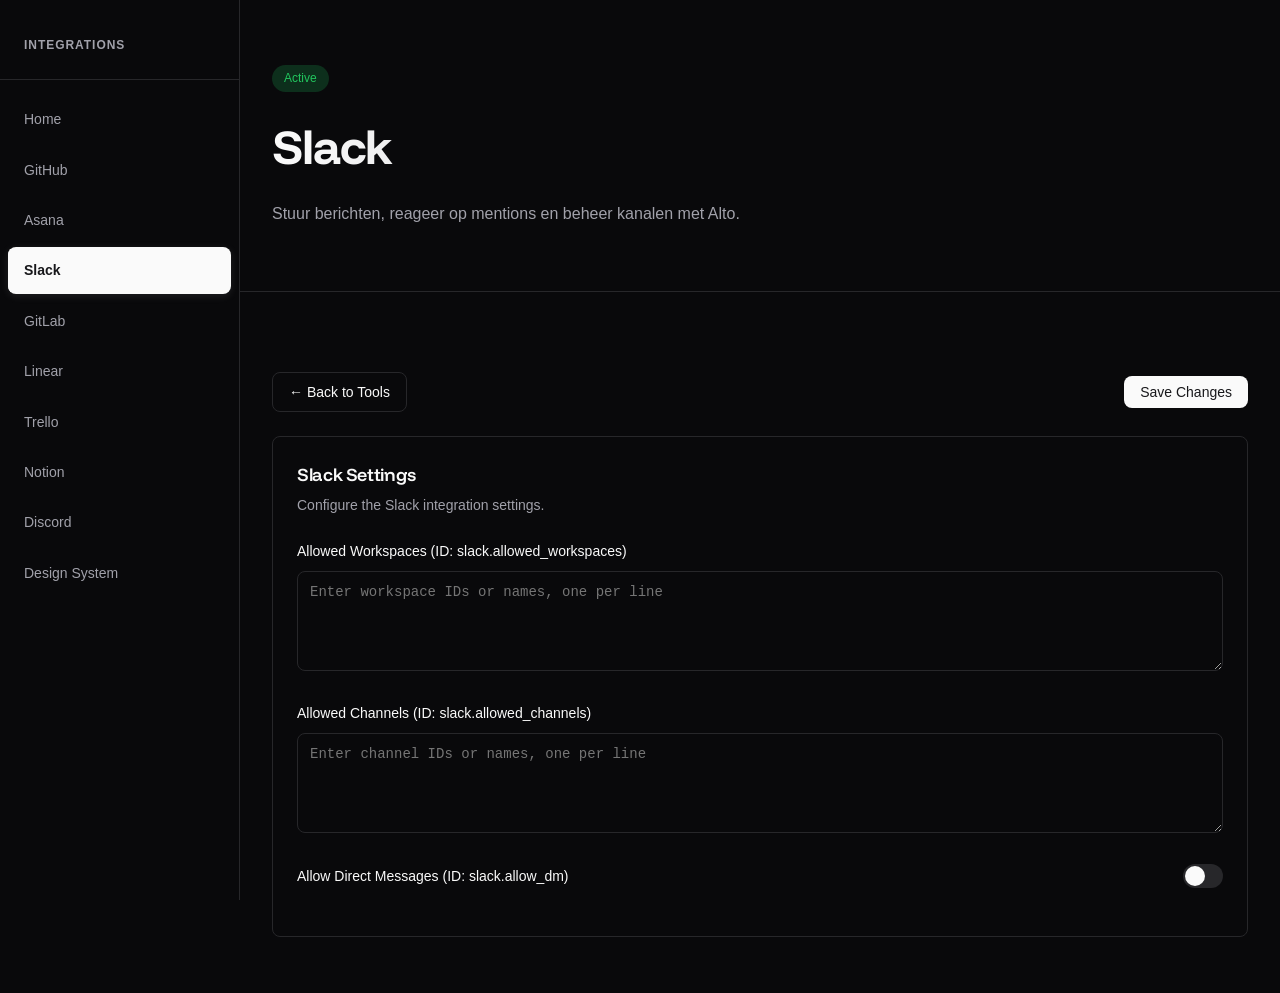
<file: slack.html>
<!DOCTYPE html>
<html lang="en">
<head>
  <meta charset="UTF-8">
  <meta name="viewport" content="width=device-width, initial-scale=1.0">
  <title>Slack Integration</title>
  <link rel="preconnect" href="https://fonts.googleapis.com">
  <link rel="preconnect" href="https://fonts.gstatic.com" crossorigin>
  <link href="https://fonts.googleapis.com/css2?family=Funnel+Display:wght@300;400;500;600;700;800&display=swap" rel="stylesheet">
  <link rel="stylesheet" href="styles.css">
</head>
<body>
    <!-- Sidebar Navigation -->
    <aside class="sidebar">
        <div class="sidebar-title">Integrations</div>
        <nav class="sidebar-nav">
            <a href="index.html" class="nav-item">Home</a>
            <a href="github.html" class="nav-item">GitHub</a>
            <a href="asana.html" class="nav-item">Asana</a>
            <a href="slack.html" class="nav-item active">Slack</a>
            <a href="gitlab.html" class="nav-item">GitLab</a>
            <a href="linear.html" class="nav-item">Linear</a>
            <a href="trello.html" class="nav-item">Trello</a>
            <a href="notion.html" class="nav-item">Notion</a>
            <a href="discord.html" class="nav-item">Discord</a>
            <a href="design-system.html" class="nav-item">Design System</a>
        </nav>
    </aside>

    <!-- Main Content -->
    <div class="main-wrapper">
      <header class="header">
    <div class="header-badge badge-success">Active</div>
    <h1>Slack</h1>
    <p>Stuur berichten, reageer op mentions en beheer kanalen met Alto.</p>
  </header>
  <div class="container">
    <div class="mb-6 flex justify-between items-center" style="margin-bottom: 1.5rem; display: flex; justify-content: space-between; align-items: center;">
        <a href="index" class="btn btn-outline">&larr; Back to Tools</a>
        <button id="saveButton" class="btn btn-primary" onclick="alert('Settings saved!')">Save Changes</button>
    </div>

    <div class="card">
        <div class="card-header">
            <h2 class="card-title">Slack Settings</h2>
            <p class="card-description">Configure the Slack integration settings.</p>
        </div>
        <div class="card-content">
            <div class="form-group">
                <label class="label">Allowed Workspaces (ID: slack.allowed_workspaces)</label>
                <textarea class="textarea" rows="3" placeholder="Enter workspace IDs or names, one per line"></textarea>
            </div>
            
             <div class="form-group">
                <label class="label">Allowed Channels (ID: slack.allowed_channels)</label>
                <textarea class="textarea" rows="3" placeholder="Enter channel IDs or names, one per line"></textarea>
            </div>

            <div class="form-group" style="display: flex; justify-content: space-between; align-items: center; margin-top: 1rem;">
                <div>
                     <span class="label" style="margin-bottom: 0;">Allow Direct Messages (ID: slack.allow_dm)</span>
                </div>
                <label class="switch">
                    <input type="checkbox">
                    <span class="switch-slider"></span>
                </label>
            </div>
        </div>
    </div>
  </div>
    </div>
</body>
</html>
</file>
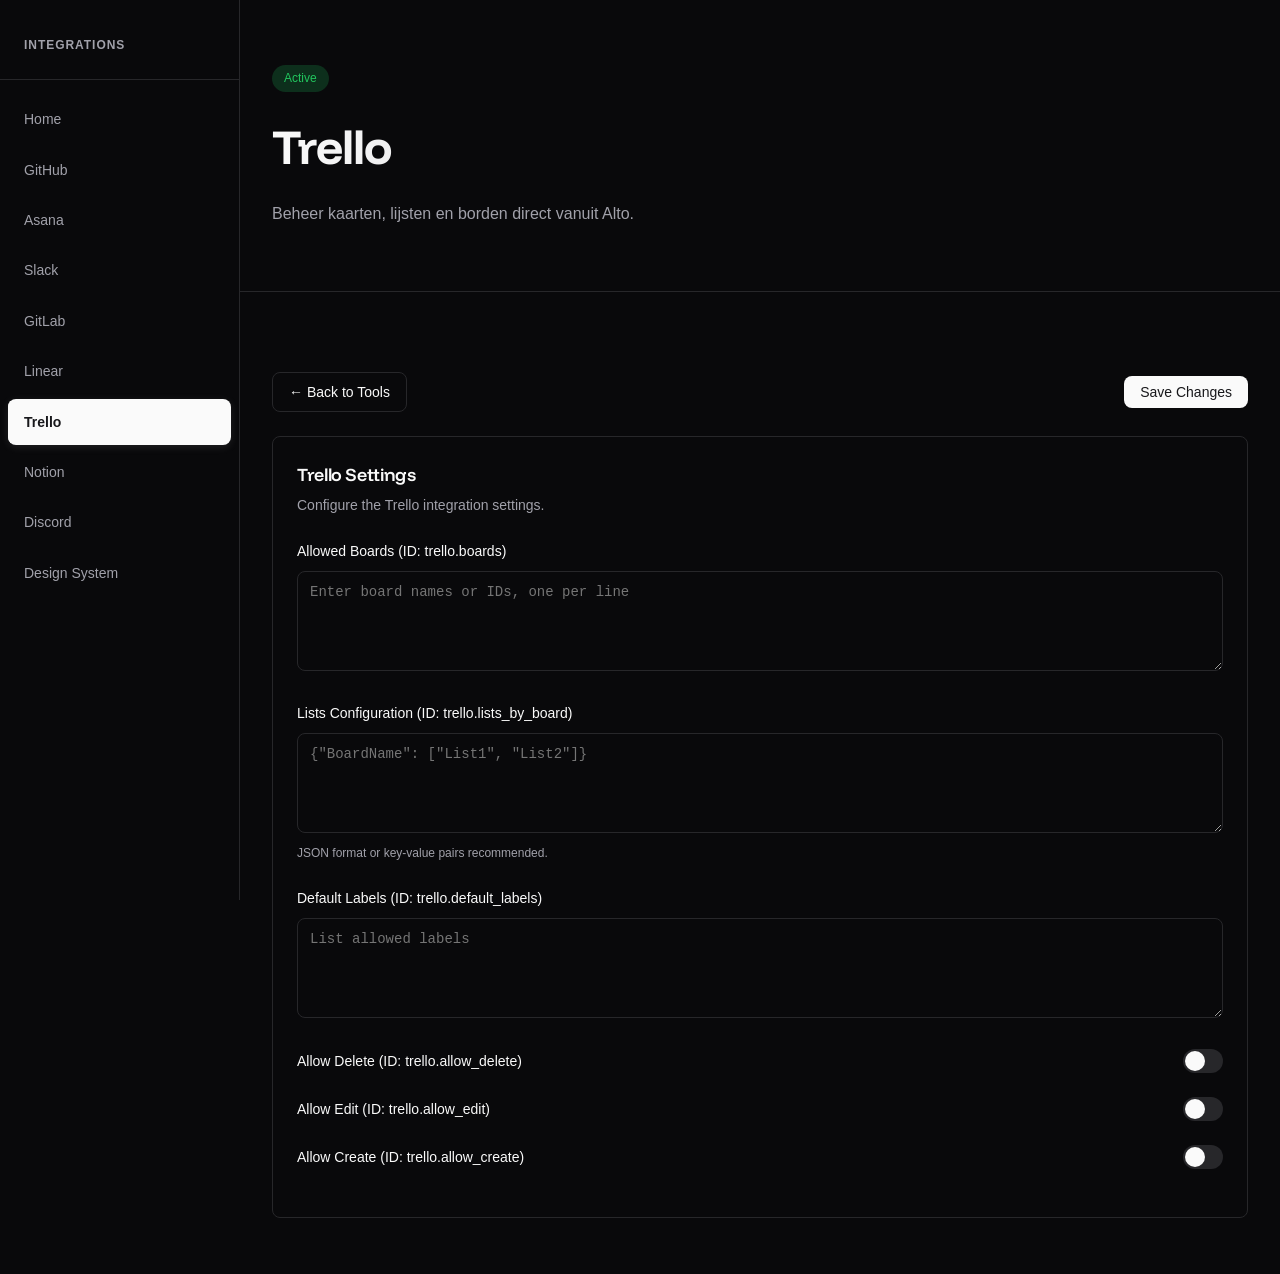
<file: trello.html>
<!DOCTYPE html>
<html lang="en">
<head>
  <meta charset="UTF-8">
  <meta name="viewport" content="width=device-width, initial-scale=1.0">
  <title>Trello Integration</title>
  <link rel="preconnect" href="https://fonts.googleapis.com">
  <link rel="preconnect" href="https://fonts.gstatic.com" crossorigin>
  <link href="https://fonts.googleapis.com/css2?family=Funnel+Display:wght@300;400;500;600;700;800&display=swap" rel="stylesheet">
  <link rel="stylesheet" href="styles.css">
</head>
<body>
    <!-- Sidebar Navigation -->
    <aside class="sidebar">
        <div class="sidebar-title">Integrations</div>
        <nav class="sidebar-nav">
            <a href="index.html" class="nav-item">Home</a>
            <a href="github.html" class="nav-item">GitHub</a>
            <a href="asana.html" class="nav-item">Asana</a>
            <a href="slack.html" class="nav-item">Slack</a>
            <a href="gitlab.html" class="nav-item">GitLab</a>
            <a href="linear.html" class="nav-item">Linear</a>
            <a href="trello.html" class="nav-item active">Trello</a>
            <a href="notion.html" class="nav-item">Notion</a>
            <a href="discord.html" class="nav-item">Discord</a>
            <a href="design-system.html" class="nav-item">Design System</a>
        </nav>
    </aside>

    <!-- Main Content -->
    <div class="main-wrapper">
      <header class="header">
    <div class="header-badge badge-success">Active</div>
    <h1>Trello</h1>
    <p>Beheer kaarten, lijsten en borden direct vanuit Alto.</p>
  </header>
  <div class="container">
    <div class="mb-6 flex justify-between items-center" style="margin-bottom: 1.5rem; display: flex; justify-content: space-between; align-items: center;">
        <a href="index" class="btn btn-outline">&larr; Back to Tools</a>
        <button id="saveButton" class="btn btn-primary" onclick="alert('Settings saved!')">Save Changes</button>
    </div>

    <div class="card">
        <div class="card-header">
            <h2 class="card-title">Trello Settings</h2>
            <p class="card-description">Configure the Trello integration settings.</p>
        </div>
        <div class="card-content">
            <div class="form-group">
                <label class="label">Allowed Boards (ID: trello.boards)</label>
                <textarea class="textarea" rows="3" placeholder="Enter board names or IDs, one per line"></textarea>
            </div>
            <div class="form-group">
                <label class="label">Lists Configuration (ID: trello.lists_by_board)</label>
                <textarea class="textarea" rows="4" placeholder='{"BoardName": ["List1", "List2"]}'></textarea>
                <p class="form-hint">JSON format or key-value pairs recommended.</p>
            </div>
            <div class="form-group">
                <label class="label">Default Labels (ID: trello.default_labels)</label>
                <textarea class="textarea" rows="2" placeholder="List allowed labels"></textarea>
            </div>
            
            <div class="form-group" style="display: flex; justify-content: space-between; align-items: center; margin-top: 1rem;">
                <div>
                     <span class="label" style="margin-bottom: 0;">Allow Delete (ID: trello.allow_delete)</span>
                </div>
                <label class="switch">
                    <input type="checkbox">
                    <span class="switch-slider"></span>
                </label>
            </div>

             <div class="form-group" style="display: flex; justify-content: space-between; align-items: center; margin-top: 1rem;">
                <div>
                     <span class="label" style="margin-bottom: 0;">Allow Edit (ID: trello.allow_edit)</span>
                </div>
                <label class="switch">
                    <input type="checkbox">
                    <span class="switch-slider"></span>
                </label>
            </div>

             <div class="form-group" style="display: flex; justify-content: space-between; align-items: center; margin-top: 1rem;">
                <div>
                     <span class="label" style="margin-bottom: 0;">Allow Create (ID: trello.allow_create)</span>
                </div>
                <label class="switch">
                    <input type="checkbox">
                    <span class="switch-slider"></span>
                </label>
            </div>
        </div>
    </div>
  </div>
    </div>
</body>
</html>
</file>
<file: styles.css>
/* ===== CSS Variables ===== */
:root {
    --heading-font: 'Funnel Display', -apple-system, BlinkMacSystemFont, 'Segoe UI', Roboto, 'Helvetica Neue', Arial, sans-serif;
    --background: #09090b;
    --foreground: #fafafa;
    --card: #09090b;
    --card-foreground: #fafafa;
    --popover: #09090b;
    --popover-foreground: #fafafa;
    --primary: #fafafa;
    --primary-foreground: #18181b;
    --secondary: #27272a;
    --secondary-foreground: #fafafa;
    --muted: #27272a;
    --muted-foreground: #a1a1aa;
    --accent: #27272a;
    --accent-foreground: #fafafa;
    --destructive: #7f1d1d;
    --destructive-foreground: #fafafa;
    --border: #27272a;
    --input: #27272a;
    --ring: #d4d4d8;
    --radius: 0.5rem;
    --success: #22c55e;
    --warning: #eab308;
    --info: #3b82f6;
}

/* ===== Reset & Base ===== */
*, *::before, *::after {
    box-sizing: border-box;
    margin: 0;
    padding: 0;
}

body {
    font-family: -apple-system, BlinkMacSystemFont, 'Segoe UI', Roboto, 'Helvetica Neue', Arial, sans-serif;
    background-color: var(--background);
    color: var(--foreground);
    line-height: 1.6;
    -webkit-font-smoothing: antialiased;
    display: flex;
    min-height: 100vh;
    position: relative;
}

#ascii-ground-canvas {
    position: fixed;
    inset: 0;
    width: 100%;
    height: 100%;
    pointer-events: none;
    z-index: 0;
}

.main-wrapper {
    position: relative;
    z-index: 1;
}

.index-page {
    background-color: #000000;
    background-image: linear-gradient(rgba(0, 0, 0, 0.8), rgba(0, 0, 0, 0.8)), url("pictures/alto image.jpg");
    background-size: cover;
    background-position: center;
    background-repeat: no-repeat;
}

/* Heading font (apply Funnel Display to headings across the site) */
h1, h2, h3, h4, h5, h6,
.section-title, .card-title, .modal-title, .alert-title, .function-card-title, .header h1 {
    font-family: var(--heading-font);
    letter-spacing: -0.02em;
    -webkit-font-smoothing: antialiased;
}

/* ===== Sidebar Navigation ===== */
.sidebar {
    width: 240px;
    height: 100vh;
    background: var(--card);
    border-right: 1px solid var(--border);
    padding: 1.5rem 0;
    position: fixed;
    left: 0;
    top: 0;
    overflow-y: auto;
    z-index: 40;
    display: flex;
    flex-direction: column;
}

.sidebar-title {
    padding: 0.75rem 1.5rem 1.5rem;
    font-size: 0.75rem;
    font-weight: 600;
    text-transform: uppercase;
    letter-spacing: 0.08em;
    color: var(--muted-foreground);
    margin-bottom: 0.5rem;
    border-bottom: 1px solid var(--border);
    margin-bottom: 1rem;
}

.sidebar-nav {
    display: flex;
    flex-direction: column;
    gap: 0.25rem;
    padding: 0 0.5rem;
    flex: 1;
}

.nav-item {
    display: flex;
    align-items: center;
    padding: 0.75rem 1rem;
    border-radius: var(--radius);
    color: var(--muted-foreground);
    text-decoration: none;
    transition: all 0.3s cubic-bezier(0.4, 0, 0.2, 1);
    font-size: 0.875rem;
    font-weight: 500;
    position: relative;
    overflow: hidden;
}

.nav-item::before {
    content: '';
    position: absolute;
    left: 0;
    width: 3px;
    height: 0;
    background: var(--primary);
    border-radius: 0 2px 2px 0;
    transition: height 0.3s cubic-bezier(0.4, 0, 0.2, 1);
}

.nav-item:hover {
    background: rgba(250, 250, 250, 0.05);
    color: var(--foreground);
    padding-left: 1.25rem;
}

.nav-item:hover::before {
    height: 100%;
}

.nav-item.active {
    background: var(--primary);
    color: var(--primary-foreground);
    font-weight: 600;
    box-shadow: 0 2px 8px rgba(250, 250, 250, 0.1);
}

.nav-item.active::before {
    height: 100%;
}

/* ===== Main Content Wrapper ===== */
.main-wrapper {
    flex: 1;
    margin-left: 240px;
    width: calc(100% - 240px);
    display: flex;
    flex-direction: column;
    min-height: 100vh;
}

/* ===== Layout ===== */
.container {
    max-width: 100%;
    margin: 0;
    padding: 2rem;
    width: 100%;
}

.section {
    margin-bottom: 4rem;
    padding-bottom: 2rem;
    border-bottom: 1px solid var(--border);
}

.section:last-child {
    border-bottom: none;
}

.section-title {
    font-size: 1.5rem;
    font-weight: 600;
    margin-bottom: 0.5rem;
    color: var(--foreground);
}

.section-description {
    color: var(--muted-foreground);
    margin-bottom: 1.5rem;
    font-size: 0.875rem;
}

/* ===== Header ===== */
.header {
    text-align: left;
    padding: 4rem 2rem;
    border-bottom: 1px solid var(--border);
    margin-bottom: 3rem;
}

.header-badge {
    display: inline-block;
    background: var(--secondary);
    color: var(--muted-foreground);
    padding: 0.25rem 0.75rem;
    border-radius: 9999px;
    font-size: 0.75rem;
    margin-bottom: 1rem;
    animation: fadeIn 0.5s ease;
}

.header h1 {
    font-family: var(--heading-font);
    font-size: 3rem;
    font-weight: 700;
    margin-bottom: 1rem;
    background: linear-gradient(to right, var(--foreground), var(--muted-foreground));
    -webkit-background-clip: text;
    -webkit-text-fill-color: transparent;
    background-clip: text;
    animation: fadeInUp 0.6s ease;
}

.header p {
    color: var(--muted-foreground);
    max-width: 600px;
    margin: 0;
    animation: fadeInUp 0.7s ease;
}

/* ===== Buttons ===== */
.btn {
    display: inline-flex;
    align-items: center;
    justify-content: center;
    gap: 0.5rem;
    padding: 0.5rem 1rem;
    font-size: 0.875rem;
    font-weight: 500;
    border-radius: var(--radius);
    border: none;
    cursor: pointer;
    transition: all 0.2s ease;
    text-decoration: none;
    white-space: nowrap;
}

.btn:focus-visible {
    outline: 2px solid var(--ring);
    outline-offset: 2px;
}

.btn:active {
    transform: scale(0.98);
}

.btn-primary {
    background: var(--primary);
    color: var(--primary-foreground);
}

.btn-primary:hover {
    background: rgba(250, 250, 250, 0.9);
}

.btn-secondary {
    background: var(--secondary);
    color: var(--secondary-foreground);
}

.btn-secondary:hover {
    background: rgba(39, 39, 42, 0.8);
}

.btn-outline {
    background: transparent;
    color: var(--foreground);
    border: 1px solid var(--border);
}

.btn-outline:hover {
    background: var(--accent);
}

.btn-sm {
    padding: 0.375rem 0.75rem;
    font-size: 0.75rem;
}

.btn-loading {
    position: relative;
    color: transparent;
}

.btn-loading::after {
    content: '';
    position: absolute;
    width: 1rem;
    height: 1rem;
    border: 2px solid currentColor;
    border-right-color: transparent;
    border-radius: 50%;
    animation: spin 0.6s linear infinite;
}

.btn-loading.btn-primary::after {
    border-color: var(--primary-foreground);
    border-right-color: transparent;
}

/* ===== Inputs & Textareas ===== */
.input, .textarea {
    width: 100%;
    padding: 0.5rem 0.75rem;
    font-size: 0.875rem;
    background: var(--background);
    border: 1px solid var(--input);
    border-radius: var(--radius);
    color: var(--foreground);
    transition: all 0.2s ease;
}

.textarea {
    min-height: 100px;
    resize: vertical;
    padding: 0.75rem;
}

.input:focus, .textarea:focus {
    outline: none;
    border-color: var(--ring);
    box-shadow: 0 0 0 2px rgba(212, 212, 216, 0.1);
}

.label {
    display: block;
    font-size: 0.875rem;
    font-weight: 500;
    margin-bottom: 0.5rem;
    color: var(--foreground);
}

.form-group {
    margin-bottom: 1.5rem;
}

.form-hint {
    font-size: 0.75rem;
    color: var(--muted-foreground);
    margin-top: 0.25rem;
}

/* ===== Switch/Toggle ===== */
.switch {
    position: relative;
    width: 2.5rem;
    height: 1.5rem;
    background: var(--input);
    border-radius: 9999px;
    cursor: pointer;
    transition: background 0.2s ease;
    display: inline-block;
}

.switch input {
    opacity: 0;
    width: 0;
    height: 0;
    position: absolute;
}

.switch-slider {
    position: absolute;
    top: 2px;
    left: 2px;
    width: 1.25rem;
    height: 1.25rem;
    background: var(--foreground);
    border-radius: 50%;
    transition: transform 0.2s ease;
}

.switch input:checked + .switch-slider {
    transform: translateX(1rem);
    background: var(--primary-foreground);
}

.switch:has(input:checked) {
    background: var(--primary);
}

.switch-wrapper {
    display: flex;
    align-items: center;
    justify-content: space-between;
    gap: 1rem;
}

/* ===== Cards ===== */
.card {
    background: var(--card);
    border: 1px solid var(--border);
    border-radius: var(--radius);
    overflow: hidden;
    margin-bottom: 1.5rem;
}

.card-header {
    padding: 1.5rem 1.5rem 0;
}

.card-title {
    font-size: 1.125rem;
    font-weight: 600;
    margin-bottom: 0.25rem;
}

.card-description {
    font-size: 0.875rem;
    color: var(--muted-foreground);
}

.card-content {
    padding: 1.5rem;
}

/* ===== List Editor ===== */
.list-editor {
    display: flex;
    flex-direction: column;
    gap: 0.5rem;
}

.list-editor-item {
    display: flex;
    gap: 0.5rem;
    align-items: center;
}

.quick-start-links {
    flex-wrap: wrap;
    align-items: flex-start;
}

.list-editor-item input {
    flex: 1;
}

.btn-icon-only {
    padding: 0;
    width: 2.5rem;
    height: 2.5rem;
    display: inline-flex;
    align-items: center;
    justify-content: center;
    flex-shrink: 0;
}

/* ===== Badge ===== */
.badge {
    display: inline-flex;
    align-items: center;
    padding: 0.125rem 0.625rem;
    font-size: 0.75rem;
    font-weight: 500;
    border-radius: 9999px;
}

.badge-success {
    background: rgba(34, 197, 94, 0.2);
    color: var(--success);
}

.badge-default {
    background: var(--secondary);
    color: var(--secondary-foreground);
}

/* ===== Toast ===== */
.toast-container {
    position: fixed;
    bottom: 1rem;
    right: 1rem;
    display: flex;
    flex-direction: column;
    gap: 0.5rem;
    z-index: 150;
}

.toast {
    background: var(--card);
    border: 1px solid var(--border);
    border-radius: var(--radius);
    padding: 1rem;
    min-width: 300px;
    box-shadow: 0 4px 12px rgba(0, 0, 0, 0.3);
    display: flex;
    gap: 0.75rem;
    animation: slideInRight 0.3s ease;
}

.toast-success { border-left: 3px solid var(--success); }
.toast-error { border-left: 3px solid #dc2626; }

@keyframes slideInRight {
    from { opacity: 0; transform: translateX(100%); }
    to { opacity: 1; transform: translateX(0); }
}

@keyframes fadeIn {
    from { opacity: 0; }
    to { opacity: 1; }
}

@keyframes fadeInUp {
    from { opacity: 0; transform: translateY(10px); }
    to { opacity: 1; transform: translateY(0); }
}

@keyframes spin {
    from { transform: rotate(0deg); }
    to { transform: rotate(360deg); }
}

/* ===== Utility ===== */
.flex { display: flex; }
.justify-between { justify-content: space-between; }
.items-center { align-items: center; }
.mb-6 { margin-bottom: 1.5rem; }
.mt-2 { margin-top: 0.5rem; }
.text-muted { color: var(--muted-foreground); }
</file>
